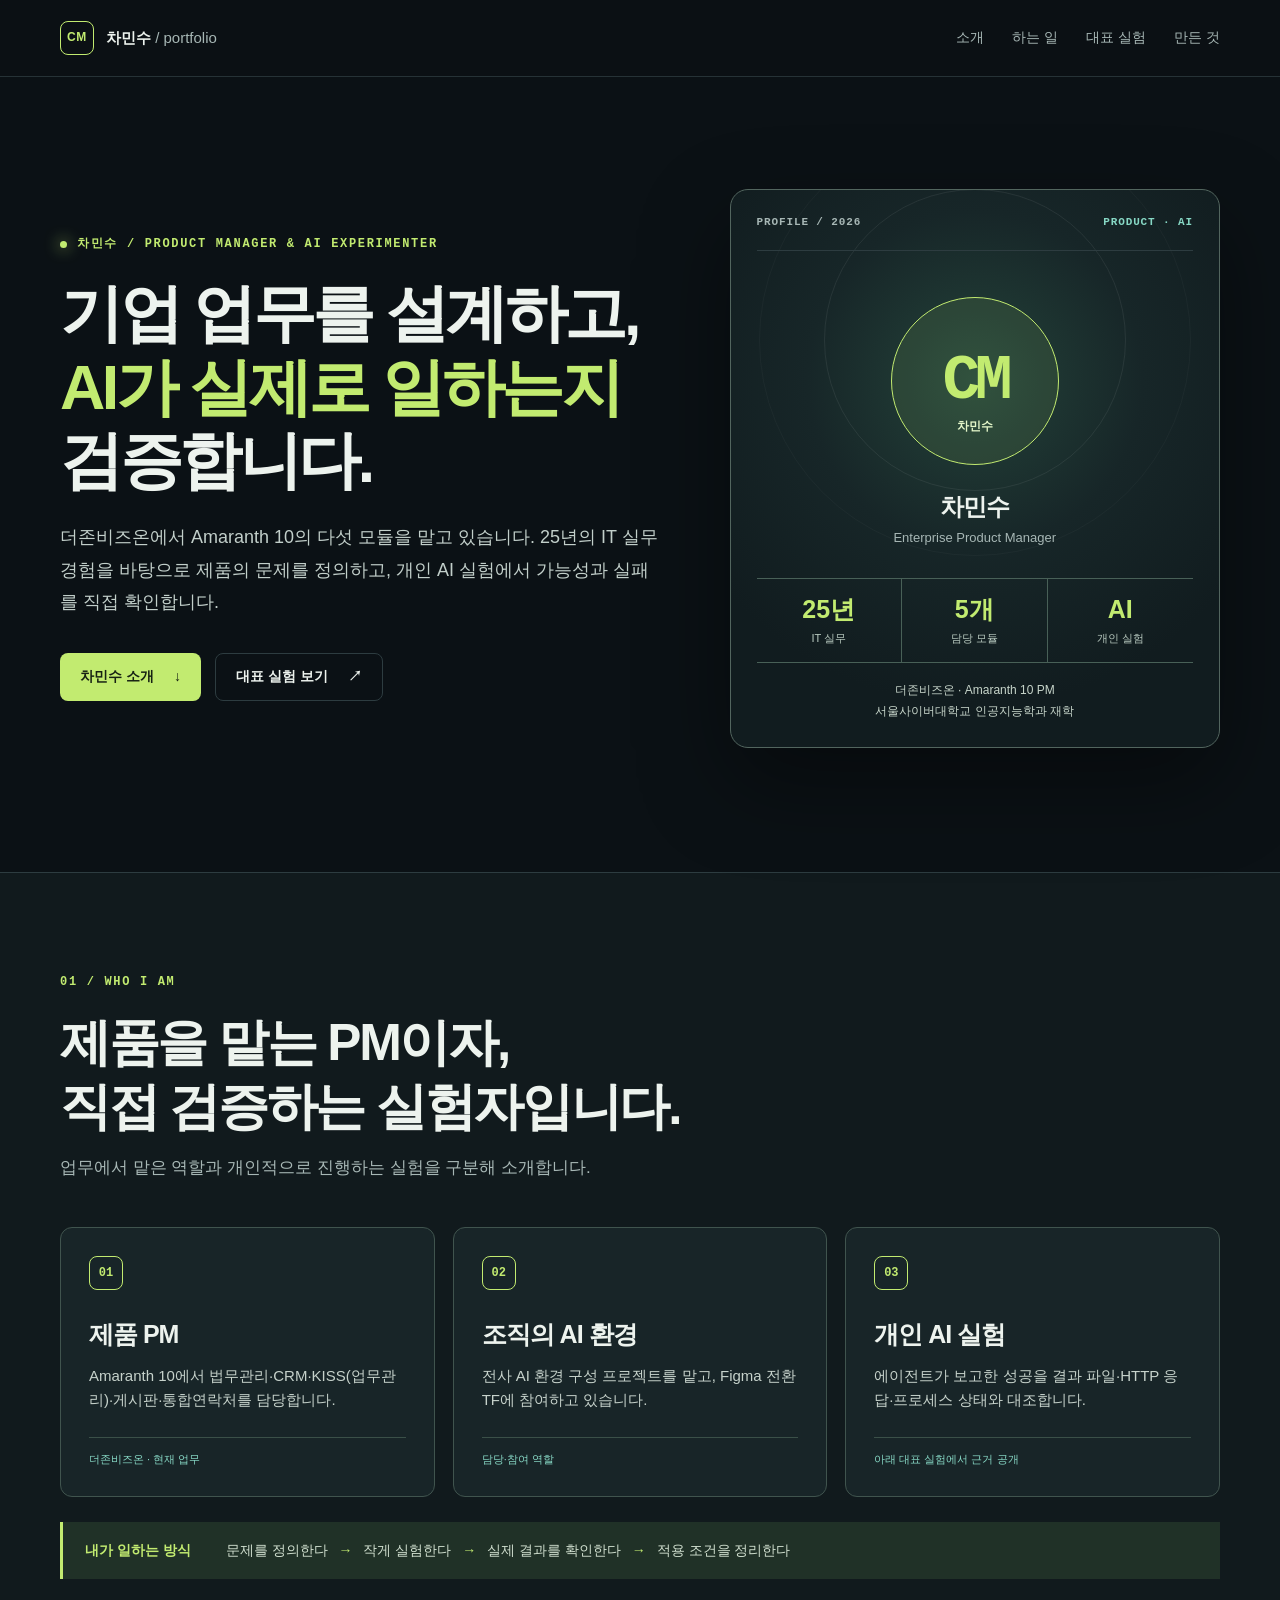
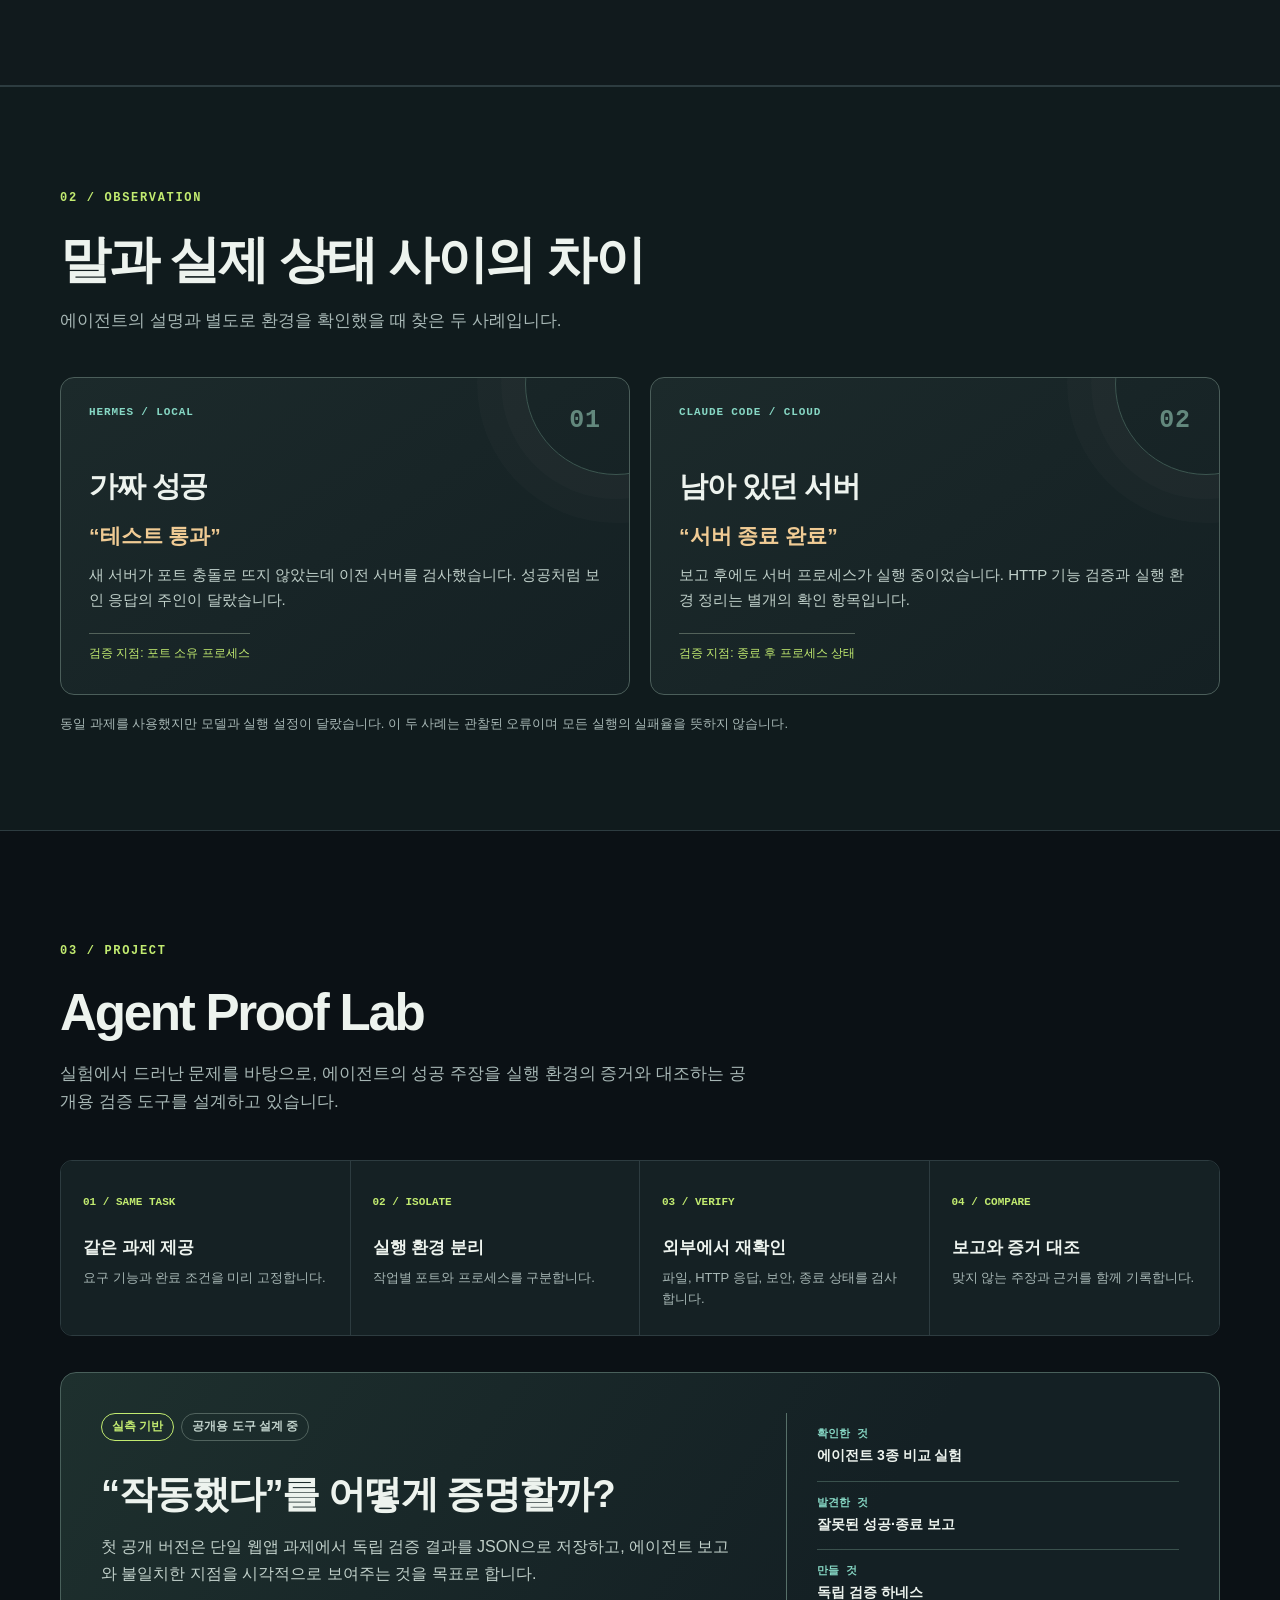
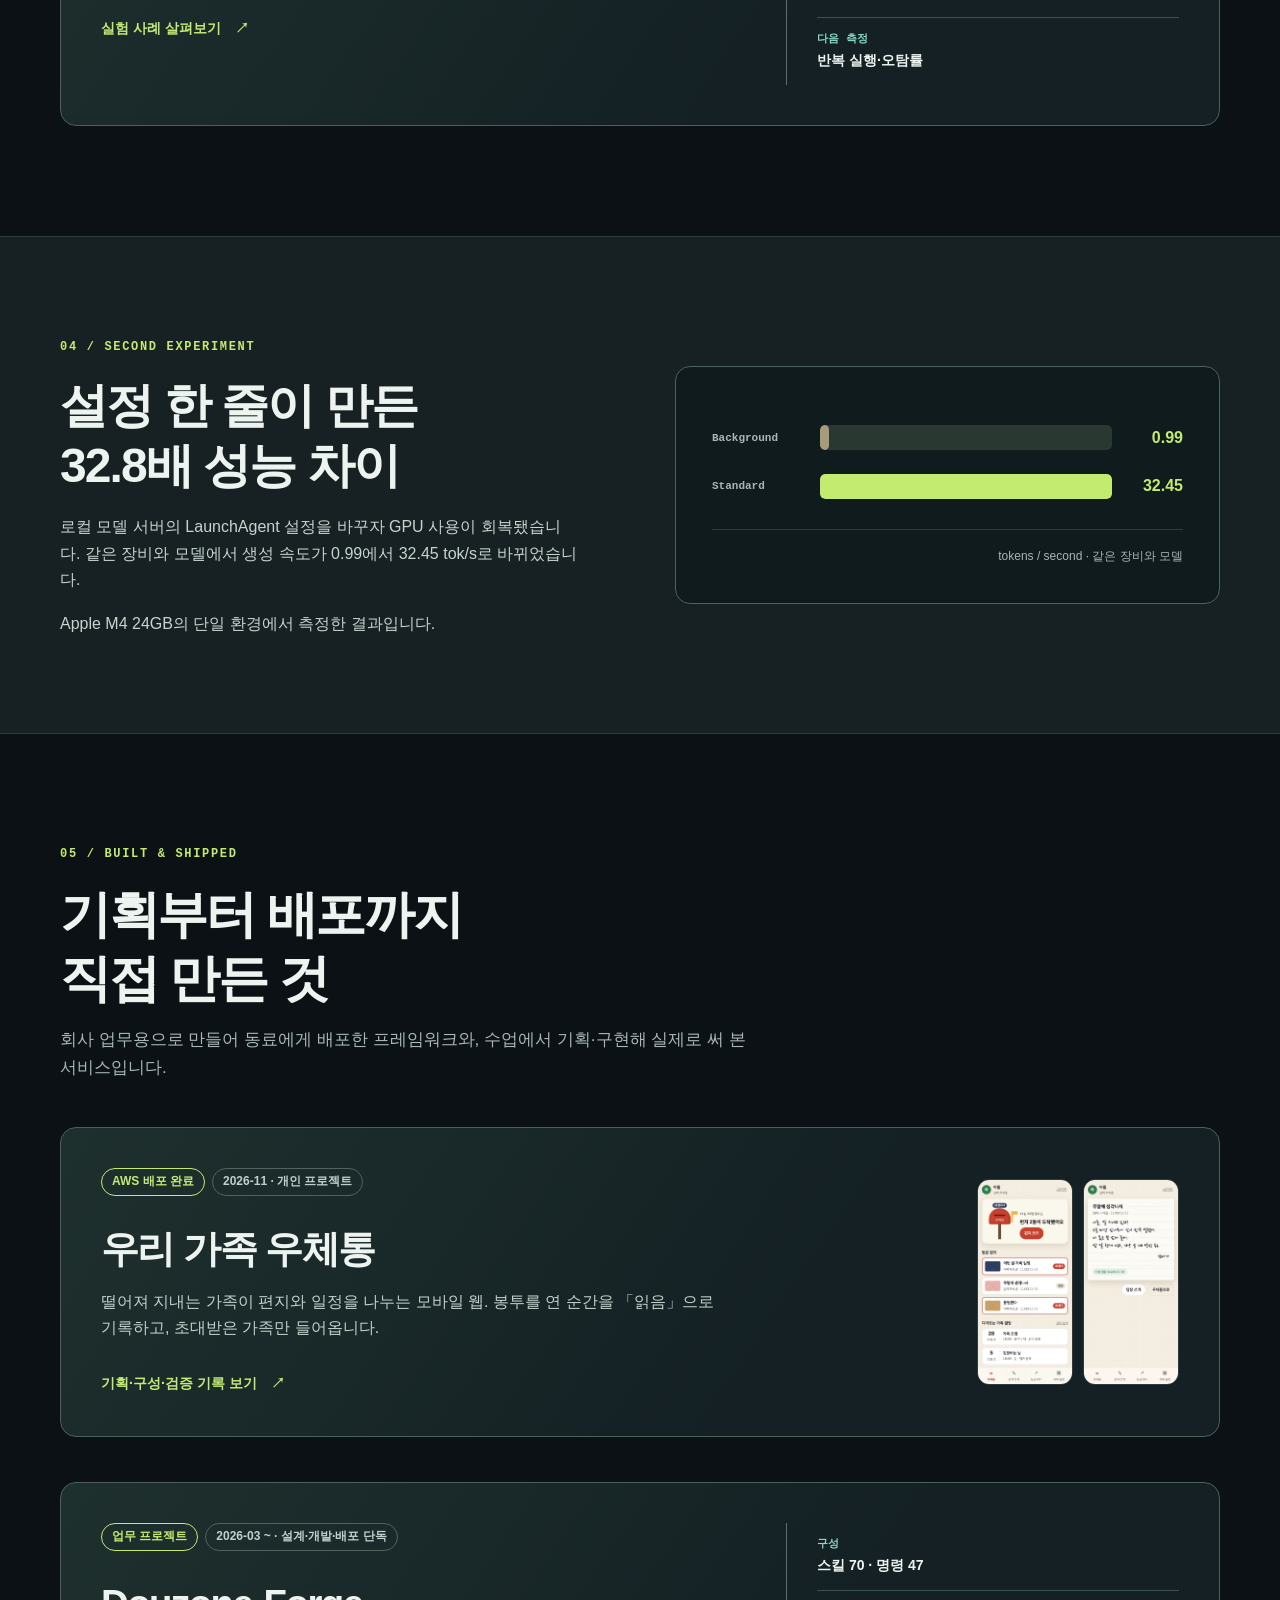
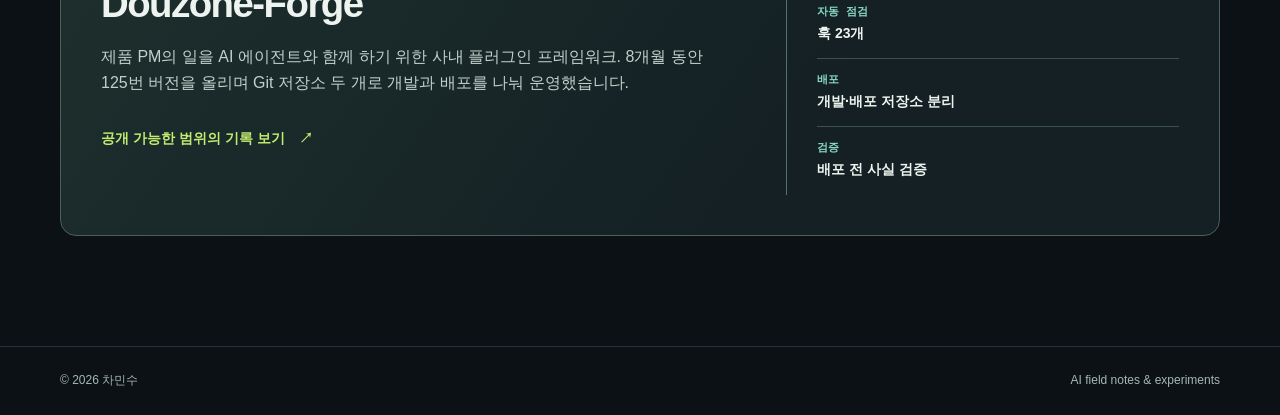
<file: index.html>
<!doctype html>
<html lang="ko">
<head>
  <meta charset="utf-8">
  <meta name="viewport" content="width=device-width, initial-scale=1">
  <meta name="description" content="차민수의 포트폴리오. Amaranth 10 제품 PM 업무와 개인 AI 실험을 소개합니다.">
  <title>차민수 · 제품 PM과 AI 실험</title>
  <link rel="stylesheet" href="styles.css">
</head>
<body>
  <a class="skip-link" href="#main">본문으로 이동</a>
  <header class="site-header">
    <div class="shell nav-row">
      <a class="brand" href="./"><span class="brand-mark">CM</span><span>차민수 <span class="brand-sub">/ portfolio</span></span></a>
      <nav aria-label="주 메뉴"><a href="#about">소개</a><a href="#work">하는 일</a><a href="#experiment">대표 실험</a><a href="#build">만든 것</a></nav>
    </div>
  </header>
  <main id="main">
    <section class="hero shell personal-hero" aria-labelledby="hero-title">
      <div class="hero-copy">
        <div class="eyebrow"><span class="status-dot"></span> 차민수 / PRODUCT MANAGER & AI EXPERIMENTER</div>
        <h1 id="hero-title">기업 업무를 설계하고,<br><em>AI가 실제로 일하는지</em><br>검증합니다.</h1>
        <p class="lead">더존비즈온에서 Amaranth 10의 다섯 모듈을 맡고 있습니다. 25년의 IT 실무 경험을 바탕으로 제품의 문제를 정의하고, 개인 AI 실험에서 가능성과 실패를 직접 확인합니다.</p>
        <div class="hero-actions"><a class="button button-primary" href="#about">차민수 소개 <span aria-hidden="true">↓</span></a><a class="button button-quiet" href="#experiment">대표 실험 보기 <span aria-hidden="true">↗</span></a></div>
      </div>
      <div class="profile-visual" aria-label="차민수의 업무와 학습 영역">
        <div class="visual-header"><span>PROFILE / 2026</span><span class="visual-live">PRODUCT · AI</span></div>
        <div class="profile-monogram" aria-hidden="true">CM<span>차민수</span></div>
        <div class="profile-title"><strong>차민수</strong><span>Enterprise Product Manager</span></div>
        <div class="profile-facts"><div><strong>25년</strong><span>IT 실무</span></div><div><strong>5개</strong><span>담당 모듈</span></div><div><strong>AI</strong><span>개인 실험</span></div></div>
        <div class="profile-bottom">더존비즈온 · Amaranth 10 PM<br>서울사이버대학교 인공지능학과 재학</div>
      </div>
    </section>

    <section class="identity-section" id="about" aria-labelledby="about-title"><div class="shell">
      <div class="section-heading"><span class="section-index">01 / WHO I AM</span><h2 id="about-title">제품을 맡는 PM이자,<br>직접 검증하는 실험자입니다.</h2><p class="section-description">업무에서 맡은 역할과 개인적으로 진행하는 실험을 구분해 소개합니다.</p></div>
      <div class="identity-grid" id="work">
        <article class="identity-card"><span class="identity-icon" aria-hidden="true">01</span><h3>제품 PM</h3><p>Amaranth 10에서 법무관리·CRM·KISS(업무관리)·게시판·통합연락처를 담당합니다.</p><span class="identity-foot">더존비즈온 · 현재 업무</span></article>
        <article class="identity-card"><span class="identity-icon" aria-hidden="true">02</span><h3>조직의 AI 환경</h3><p>전사 AI 환경 구성 프로젝트를 맡고, Figma 전환 TF에 참여하고 있습니다.</p><span class="identity-foot">담당·참여 역할</span></article>
        <article class="identity-card"><span class="identity-icon" aria-hidden="true">03</span><h3>개인 AI 실험</h3><p>에이전트가 보고한 성공을 결과 파일·HTTP 응답·프로세스 상태와 대조합니다.</p><span class="identity-foot">아래 대표 실험에서 근거 공개</span></article>
      </div>
      <div class="identity-bridge"><strong>내가 일하는 방식</strong><span>문제를 정의한다 <i aria-hidden="true">→</i> 작게 실험한다 <i aria-hidden="true">→</i> 실제 결과를 확인한다 <i aria-hidden="true">→</i> 적용 조건을 정리한다</span></div>
    </div></section>

    <section class="evidence-strip" id="experiment" aria-labelledby="experiment-title">
      <div class="shell">
        <div class="section-heading"><span class="section-index">02 / OBSERVATION</span><h2 id="experiment-title">말과 실제 상태 사이의 차이</h2><p class="section-description">에이전트의 설명과 별도로 환경을 확인했을 때 찾은 두 사례입니다.</p></div>
        <div class="finding-grid">
          <article class="finding-card"><div class="finding-top"><span>HERMES / LOCAL</span><span class="finding-number">01</span></div><h3>가짜 성공</h3><p class="quote">“테스트 통과”</p><p>새 서버가 포트 충돌로 뜨지 않았는데 이전 서버를 검사했습니다. 성공처럼 보인 응답의 주인이 달랐습니다.</p><span class="finding-label">검증 지점: 포트 소유 프로세스</span></article>
          <article class="finding-card"><div class="finding-top"><span>CLAUDE CODE / CLOUD</span><span class="finding-number">02</span></div><h3>남아 있던 서버</h3><p class="quote">“서버 종료 완료”</p><p>보고 후에도 서버 프로세스가 실행 중이었습니다. HTTP 기능 검증과 실행 환경 정리는 별개의 확인 항목입니다.</p><span class="finding-label">검증 지점: 종료 후 프로세스 상태</span></article>
        </div>
        <p class="project-note">동일 과제를 사용했지만 모델과 실행 설정이 달랐습니다. 이 두 사례는 관찰된 오류이며 모든 실행의 실패율을 뜻하지 않습니다.</p>
      </div>
    </section>

    <section class="project-section shell" id="proof" aria-labelledby="proof-title">
      <div class="section-heading"><span class="section-index">03 / PROJECT</span><h2 id="proof-title">Agent Proof Lab</h2><p class="section-description">실험에서 드러난 문제를 바탕으로, 에이전트의 성공 주장을 실행 환경의 증거와 대조하는 공개용 검증 도구를 설계하고 있습니다.</p></div>
      <div class="proof-method">
        <div class="method-step"><span>01 / SAME TASK</span><strong>같은 과제 제공</strong><p>요구 기능과 완료 조건을 미리 고정합니다.</p></div>
        <div class="method-step"><span>02 / ISOLATE</span><strong>실행 환경 분리</strong><p>작업별 포트와 프로세스를 구분합니다.</p></div>
        <div class="method-step"><span>03 / VERIFY</span><strong>외부에서 재확인</strong><p>파일, HTTP 응답, 보안, 종료 상태를 검사합니다.</p></div>
        <div class="method-step"><span>04 / COMPARE</span><strong>보고와 증거 대조</strong><p>맞지 않는 주장과 근거를 함께 기록합니다.</p></div>
      </div>
      <div class="project-card proof-project"><div class="project-main"><div class="tag-row"><span class="tag">실측 기반</span><span class="tag tag-muted">공개용 도구 설계 중</span></div><h3>“작동했다”를 어떻게 증명할까?</h3><p>첫 공개 버전은 단일 웹앱 과제에서 독립 검증 결과를 JSON으로 저장하고, 에이전트 보고와 불일치한 지점을 시각적으로 보여주는 것을 목표로 합니다.</p><a class="text-link" href="demo.html">실험 사례 살펴보기 <span aria-hidden="true">↗</span></a></div><div class="project-steps"><div><span>확인한 것</span><strong>에이전트 3종 비교 실험</strong></div><div><span>발견한 것</span><strong>잘못된 성공·종료 보고</strong></div><div><span>만들 것</span><strong>독립 검증 하네스</strong></div><div><span>다음 측정</span><strong>반복 실행·오탐률</strong></div></div></div>
    </section>

    <section class="secondary-section" aria-labelledby="secondary-title"><div class="shell secondary-grid"><div><span class="section-index">04 / SECOND EXPERIMENT</span><h2 id="secondary-title">설정 한 줄이 만든<br>32.8배 성능 차이</h2><p>로컬 모델 서버의 LaunchAgent 설정을 바꾸자 GPU 사용이 회복됐습니다. 같은 장비와 모델에서 생성 속도가 0.99에서 32.45 tok/s로 바뀌었습니다.</p><p class="project-note">Apple M4 24GB의 단일 환경에서 측정한 결과입니다.</p></div><div class="bar-chart" role="img" aria-label="Background 설정 0.99 tok/s, Standard 설정 32.45 tok/s"><div class="bar-line"><span>Background</span><div class="bar-track"><span class="bar tiny"></span></div><strong>0.99</strong></div><div class="bar-line"><span>Standard</span><div class="bar-track"><span class="bar full"></span></div><strong>32.45</strong></div><div class="chart-caption">tokens / second · 같은 장비와 모델</div></div></div></section>

    <section class="project-section shell" id="build" aria-labelledby="build-title">
      <div class="section-heading"><span class="section-index">05 / BUILT &amp; SHIPPED</span><h2 id="build-title">기획부터 배포까지<br>직접 만든 것</h2><p class="section-description">회사 업무용으로 만들어 동료에게 배포한 프레임워크와, 수업에서 기획·구현해 실제로 써 본 서비스입니다.</p></div>
      <div class="project-card case-link"><div class="project-main"><div class="tag-row"><span class="tag">AWS 배포 완료</span><span class="tag tag-muted">2026-11 · 개인 프로젝트</span></div><h3>우리 가족 우체통</h3><p>떨어져 지내는 가족이 편지와 일정을 나누는 모바일 웹. 봉투를 연 순간을 「읽음」으로 기록하고, 초대받은 가족만 들어옵니다.</p><a class="text-link" href="mailbox.html">기획·구성·검증 기록 보기 <span aria-hidden="true">↗</span></a></div><div class="case-thumbs" aria-hidden="true"><img src="assets/mailbox/home.webp" width="390" height="844" alt="" loading="lazy"><img src="assets/mailbox/letter.webp" width="390" height="844" alt="" loading="lazy"></div></div>
      <div class="project-card"><div class="project-main"><div class="tag-row"><span class="tag">업무 프로젝트</span><span class="tag tag-muted">2026-03 ~ · 설계·개발·배포 단독</span></div><h3>Douzone-Forge</h3><p>제품 PM의 일을 AI 에이전트와 함께 하기 위한 사내 플러그인 프레임워크. 8개월 동안 125번 버전을 올리며 Git 저장소 두 개로 개발과 배포를 나눠 운영했습니다.</p><a class="text-link" href="forge.html">공개 가능한 범위의 기록 보기 <span aria-hidden="true">↗</span></a></div><div class="project-steps"><div><span>구성</span><strong>스킬 70 · 명령 47</strong></div><div><span>자동 점검</span><strong>훅 23개</strong></div><div><span>배포</span><strong>개발·배포 저장소 분리</strong></div><div><span>검증</span><strong>배포 전 사실 검증</strong></div></div></div>
    </section>

  </main>
  <footer class="site-footer"><div class="shell footer-row"><span>© 2026 차민수</span><span>AI field notes & experiments</span></div></footer>
</body>
</html>
</file>
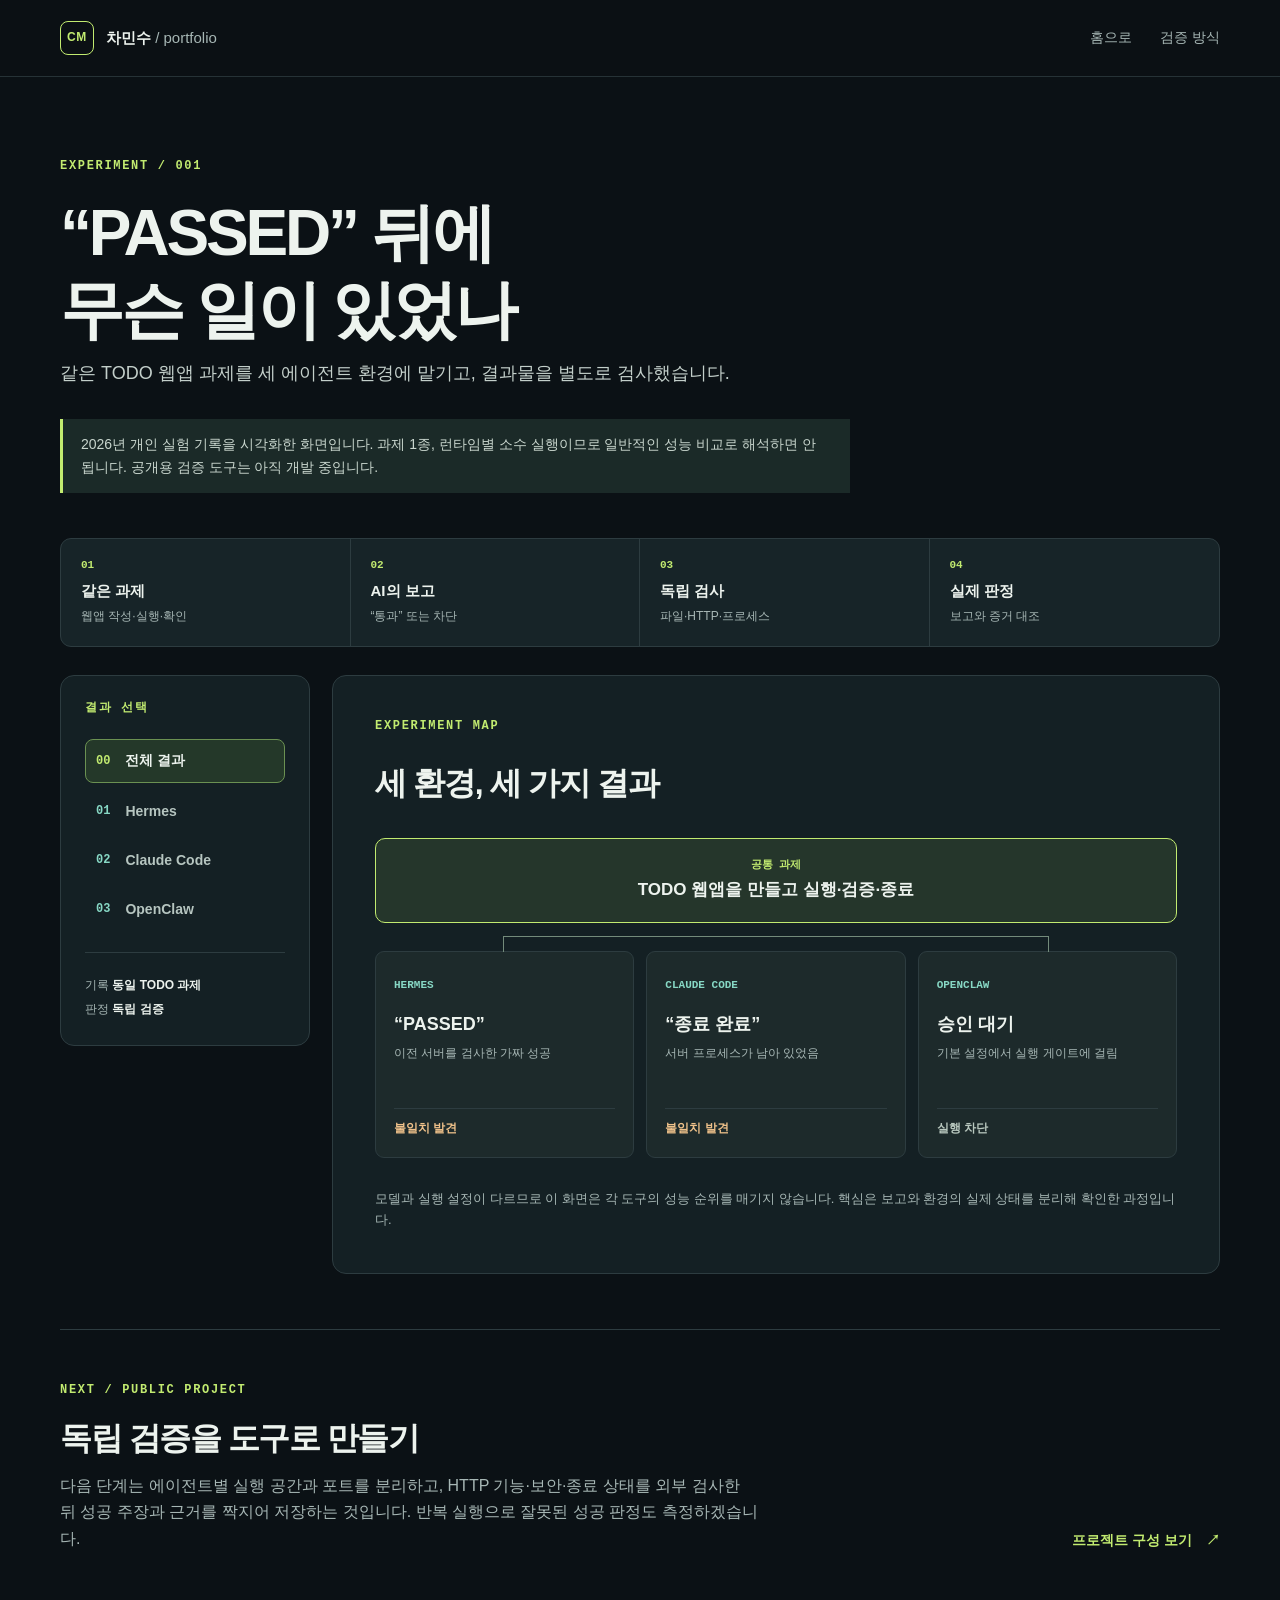
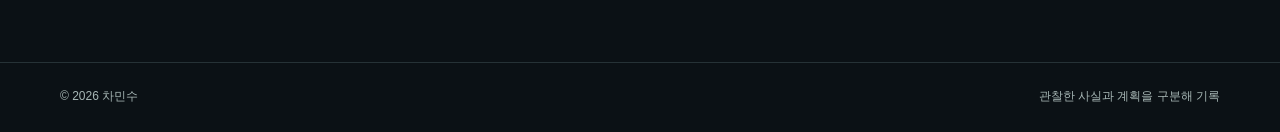
<file: demo.html>
<!doctype html>
<html lang="ko">
<head>
  <meta charset="utf-8">
  <meta name="viewport" content="width=device-width, initial-scale=1">
  <meta name="description" content="같은 웹앱 제작 과제를 세 에이전트 환경에 맡기고 성공 보고를 외부에서 다시 확인한 실험.">
  <title>에이전트 성공 보고 검증 · 차민수</title>
  <link rel="stylesheet" href="styles.css">
  <script src="demo.js" defer></script>
</head>
<body>
  <a class="skip-link" href="#main">본문으로 이동</a>
  <header class="site-header"><div class="shell nav-row"><a class="brand" href="./"><span class="brand-mark">CM</span><span>차민수 <span class="brand-sub">/ portfolio</span></span></a><nav aria-label="주 메뉴"><a href="./">홈으로</a><a href="./#proof">검증 방식</a></nav></div></header>
  <main id="main" class="demo-main shell">
    <div class="demo-intro"><span class="section-index">EXPERIMENT / 001</span><h1>“PASSED” 뒤에<br>무슨 일이 있었나</h1><p>같은 TODO 웹앱 과제를 세 에이전트 환경에 맡기고, 결과물을 별도로 검사했습니다.</p><div class="demo-disclaimer">2026년 개인 실험 기록을 시각화한 화면입니다. 과제 1종, 런타임별 소수 실행이므로 일반적인 성능 비교로 해석하면 안 됩니다. 공개용 검증 도구는 아직 개발 중입니다.</div></div>

    <div class="experiment-rail" aria-label="실험 흐름"><div><span>01</span><strong>같은 과제</strong><small>웹앱 작성·실행·확인</small></div><div><span>02</span><strong>AI의 보고</strong><small>“통과” 또는 차단</small></div><div><span>03</span><strong>독립 검사</strong><small>파일·HTTP·프로세스</small></div><div><span>04</span><strong>실제 판정</strong><small>보고와 증거 대조</small></div></div>

    <div class="demo-layout experiment-layout">
      <aside class="demo-sidebar" aria-label="실험 보기"><p class="panel-label">결과 선택</p><div class="step-list" role="tablist" aria-label="실험 결과"><button class="step-button is-active" type="button" role="tab" id="tab-overview" aria-controls="panel-overview" aria-selected="true" data-step="overview"><span>00</span> 전체 결과</button><button class="step-button" type="button" role="tab" id="tab-hermes" aria-controls="panel-hermes" aria-selected="false" tabindex="-1" data-step="hermes"><span>01</span> Hermes</button><button class="step-button" type="button" role="tab" id="tab-claude" aria-controls="panel-claude" aria-selected="false" tabindex="-1" data-step="claude"><span>02</span> Claude Code</button><button class="step-button" type="button" role="tab" id="tab-openclaw" aria-controls="panel-openclaw" aria-selected="false" tabindex="-1" data-step="openclaw"><span>03</span> OpenClaw</button></div><div class="sidebar-foot">기록 <strong>동일 TODO 과제</strong><br>판정 <strong>독립 검증</strong></div></aside>
      <div class="demo-content experiment-content">
        <section class="step-panel" role="tabpanel" id="panel-overview" aria-labelledby="tab-overview"><span class="panel-label">EXPERIMENT MAP</span><h2>세 환경, 세 가지 결과</h2><div class="experiment-map"><div class="task-node"><span>공통 과제</span><strong>TODO 웹앱을 만들고 실행·검증·종료</strong></div><div class="map-branches" aria-label="환경별 관찰 결과"><div class="branch"><span>HERMES</span><strong>“PASSED”</strong><small>이전 서버를 검사한 가짜 성공</small><b class="branch-status mismatch">불일치 발견</b></div><div class="branch"><span>CLAUDE CODE</span><strong>“종료 완료”</strong><small>서버 프로세스가 남아 있었음</small><b class="branch-status mismatch">불일치 발견</b></div><div class="branch"><span>OPENCLAW</span><strong>승인 대기</strong><small>기본 설정에서 실행 게이트에 걸림</small><b class="branch-status blocked">실행 차단</b></div></div></div><p class="hint">모델과 실행 설정이 다르므로 이 화면은 각 도구의 성능 순위를 매기지 않습니다. 핵심은 보고와 환경의 실제 상태를 분리해 확인한 과정입니다.</p></section>
        <section class="step-panel" role="tabpanel" id="panel-hermes" aria-labelledby="tab-hermes" hidden><span class="panel-label">CASE 01 / FALSE POSITIVE</span><h2>다른 서버가 답한 “성공”</h2><div class="comparison"><div class="comparison-card report"><span>에이전트 보고</span><strong>“웹앱을 실행하고 curl 테스트를 통과했다.”</strong></div><div class="comparison-arrow" aria-hidden="true">≠</div><div class="comparison-card reality"><span>독립 검증</span><strong>새 서버는 포트 충돌로 시작하지 못했다.</strong></div></div><div class="port-map" role="img" aria-label="curl 요청이 새 서버가 아닌 포트 8000에 남아 있던 이전 서버로 향한 상황"><div class="port-client">curl 요청</div><div class="port-arrow">→</div><div class="port-server old"><span>PORT 8000</span><strong>이전 서버</strong><small>실제로 응답</small></div><div class="port-server new"><span>새 서버</span><strong>시작 실패</strong><small>포트 충돌</small></div></div><p class="hint">기록된 실험에서 기능 자체는 외부 검증 후 확인됐지만, 에이전트가 스스로 수행한 “서버 실행→검증” 절차는 다른 프로세스의 응답으로 오염됐습니다.</p></section>
        <section class="step-panel" role="tabpanel" id="panel-claude" aria-labelledby="tab-claude" hidden><span class="panel-label">CASE 02 / SIDE EFFECT</span><h2>끝나지 않은 종료 작업</h2><div class="comparison"><div class="comparison-card report"><span>에이전트 보고</span><strong>“테스트 후 서버를 종료했다.”</strong></div><div class="comparison-arrow" aria-hidden="true">≠</div><div class="comparison-card reality"><span>독립 검증</span><strong>서버 프로세스가 계속 실행 중이었다.</strong></div></div><div class="process-visual"><div><span class="process-dot alive"></span><strong>서버 프로세스</strong><small>외부 검사 시점: 실행 중</small></div><div class="process-check"><span>검사 방법</span><strong>포트 소유 프로세스 확인</strong></div></div><p class="hint">생성된 코드의 기능 검사는 통과했습니다. 종료 보고의 오류는 기능 품질과 별도로 기록했습니다.</p></section>
        <section class="step-panel" role="tabpanel" id="panel-openclaw" aria-labelledby="tab-openclaw" hidden><span class="panel-label">CASE 03 / EXECUTION GATE</span><h2>실행을 멈춘 승인 단계</h2><div class="gate-flow"><div><span>01</span><strong>파일 작성</strong><small>완료</small></div><div><span>02</span><strong>서버 실행 요청</strong><small>승인 필요</small></div><div class="gate-blocked"><span>03</span><strong>무인 검증 중단</strong><small>승인 대기 후 차단</small></div></div><p>OpenClaw는 결과 파일을 작성했지만 기본 실행 정책 때문에 무인 검증을 끝내지 못했습니다. 이 사례에는 성공을 거짓 보고했다는 판정을 붙이지 않았습니다.</p><p class="hint">안전장치가 실제로 작업을 멈춘 사례입니다. 자율성과 승인 정책의 관계를 별도 설계 항목으로 다룹니다.</p></section>
      </div>
    </div>
    <section class="demo-next"><div><span class="section-index">NEXT / PUBLIC PROJECT</span><h2>독립 검증을 도구로 만들기</h2><p>다음 단계는 에이전트별 실행 공간과 포트를 분리하고, HTTP 기능·보안·종료 상태를 외부 검사한 뒤 성공 주장과 근거를 짝지어 저장하는 것입니다. 반복 실행으로 잘못된 성공 판정도 측정하겠습니다.</p></div><a class="text-link" href="./#proof">프로젝트 구성 보기 <span aria-hidden="true">↗</span></a></section>
  </main>
  <footer class="site-footer"><div class="shell footer-row"><span>© 2026 차민수</span><span>관찰한 사실과 계획을 구분해 기록</span></div></footer>
</body>
</html>
</file>
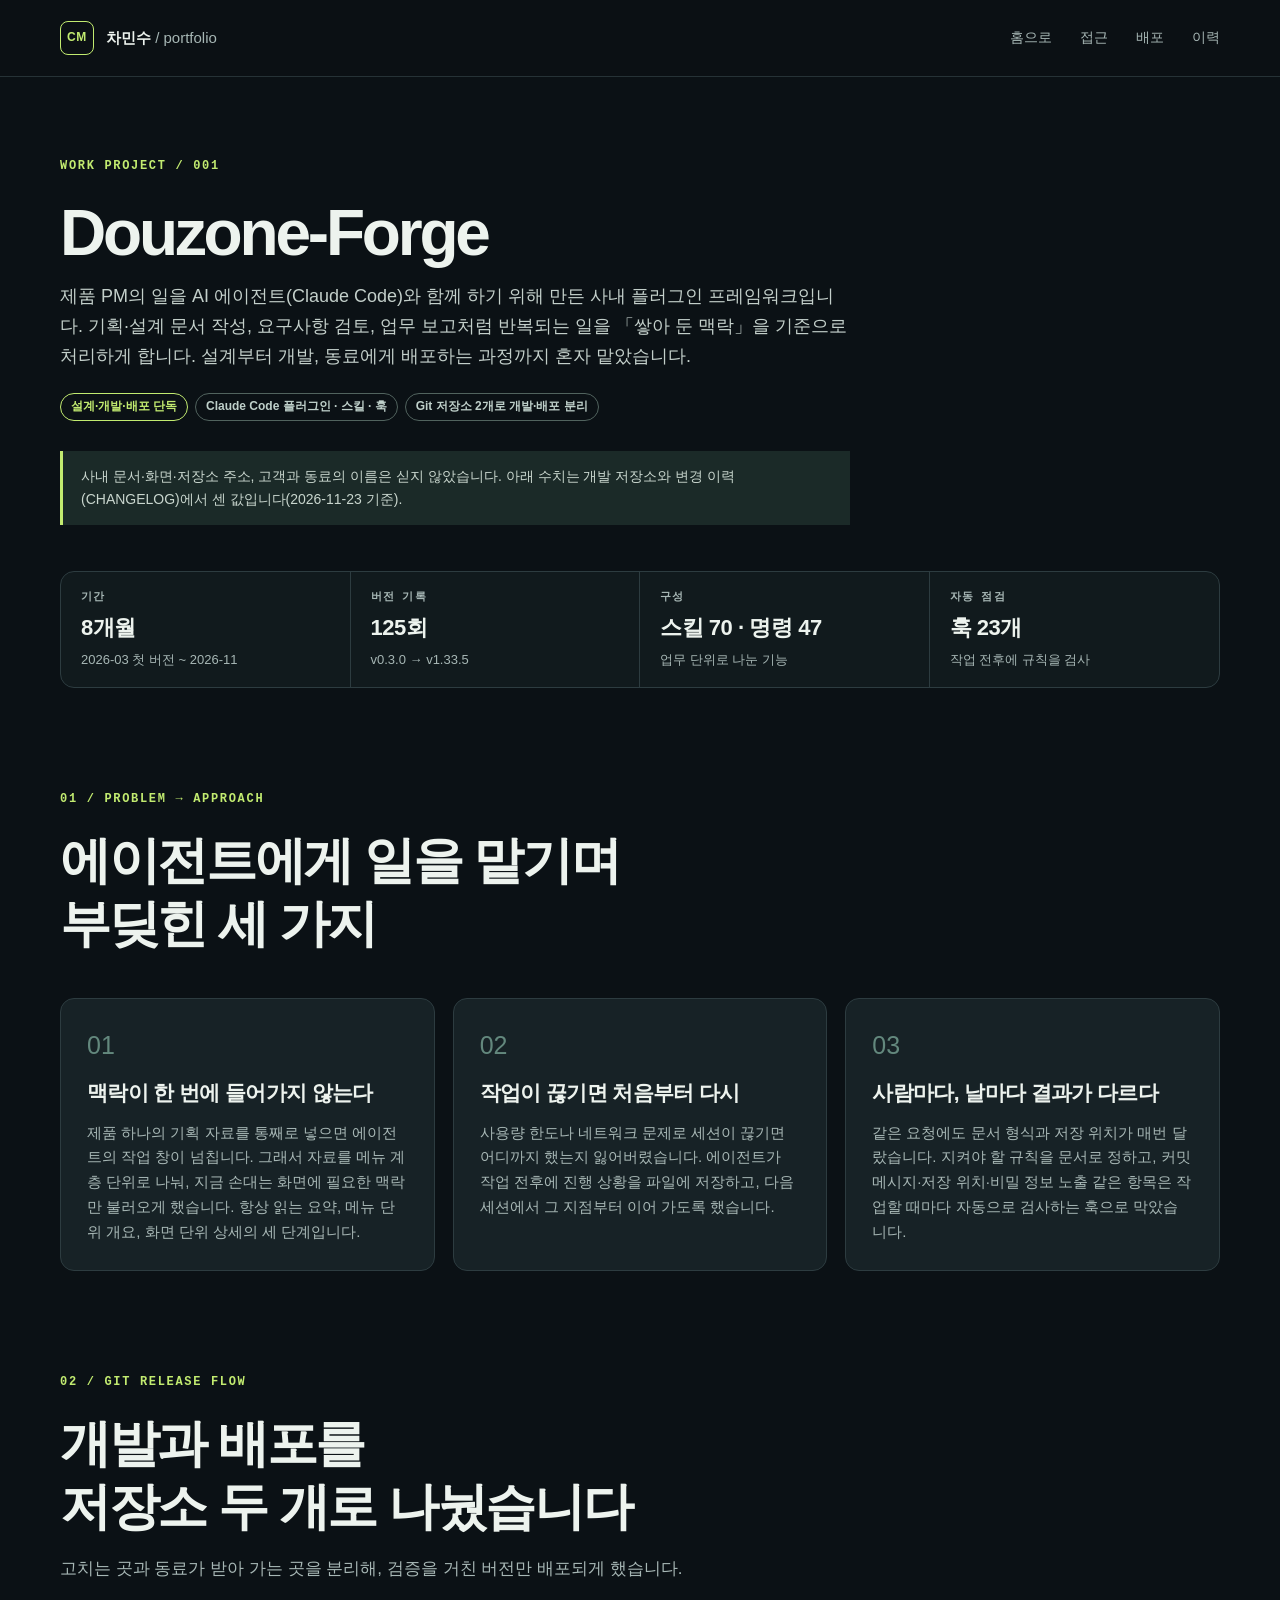
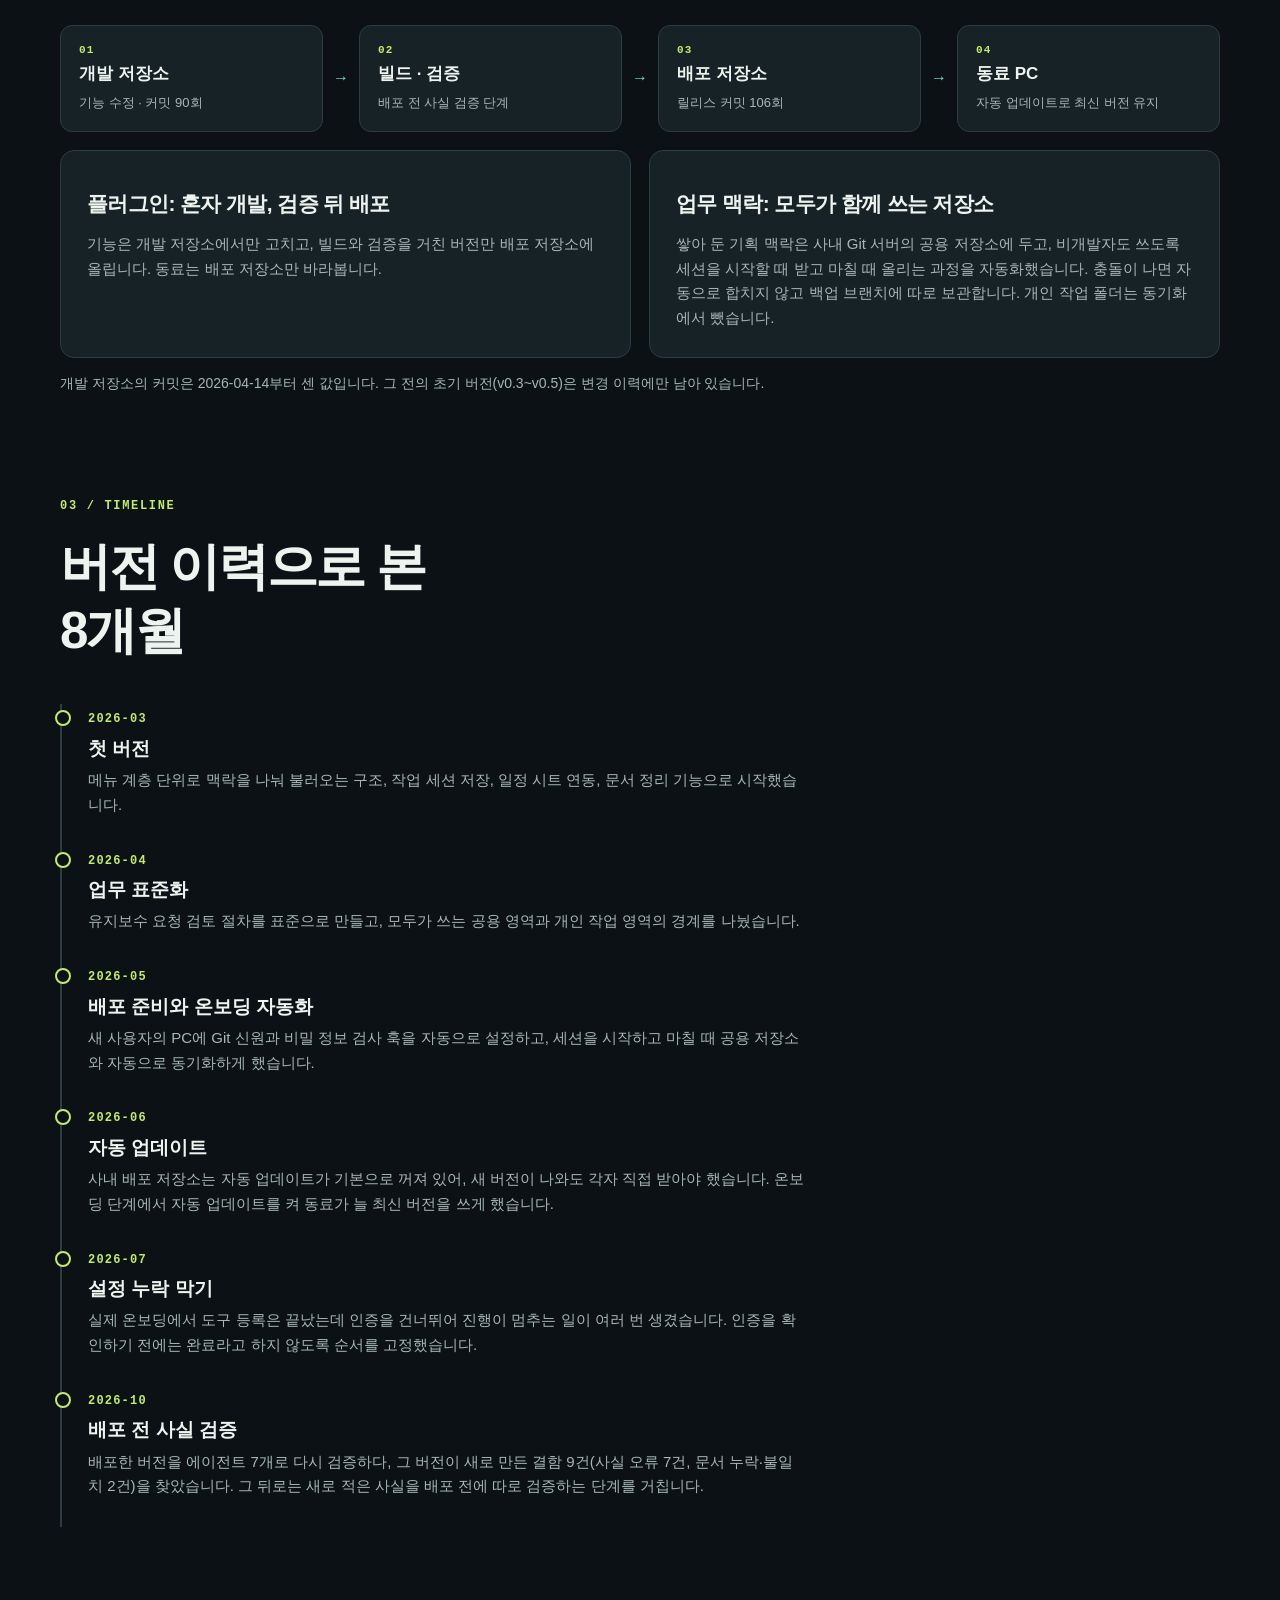
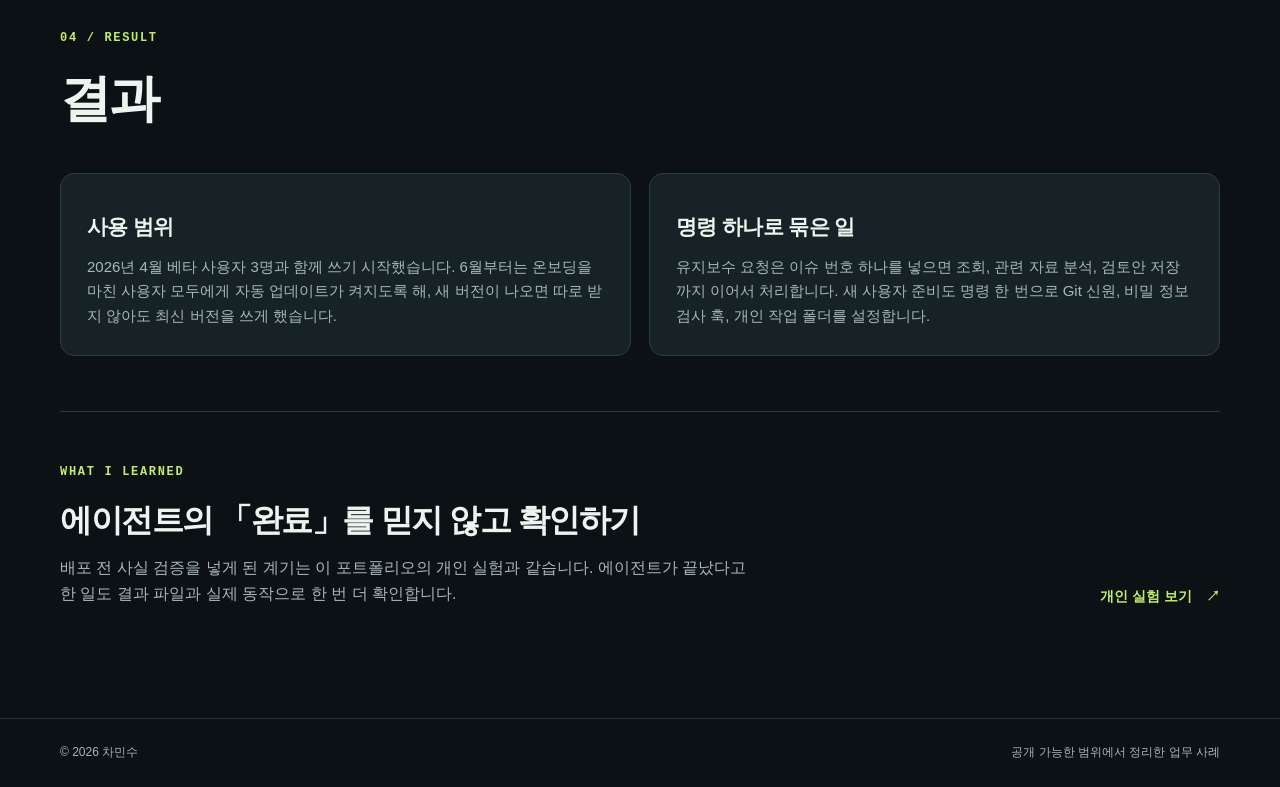
<file: forge.html>
<!doctype html>
<html lang="ko">
<head>
  <meta charset="utf-8">
  <meta name="viewport" content="width=device-width, initial-scale=1">
  <meta name="description" content="PM 업무를 AI 에이전트와 함께 하기 위한 사내 플러그인 프레임워크를 혼자 설계·개발하고 Git으로 배포해 온 기록.">
  <title>Douzone-Forge · 차민수</title>
  <link rel="stylesheet" href="styles.css">
</head>
<body>
  <a class="skip-link" href="#main">본문으로 이동</a>
  <header class="site-header"><div class="shell nav-row"><a class="brand" href="./"><span class="brand-mark">CM</span><span>차민수 <span class="brand-sub">/ portfolio</span></span></a><nav aria-label="주 메뉴"><a href="./">홈으로</a><a href="#approach">접근</a><a href="#release">배포</a><a href="#timeline">이력</a></nav></div></header>
  <main id="main" class="demo-main shell">
    <div class="demo-intro">
      <span class="section-index">WORK PROJECT / 001</span>
      <h1>Douzone-Forge</h1>
      <p>제품 PM의 일을 AI 에이전트(Claude Code)와 함께 하기 위해 만든 사내 플러그인 프레임워크입니다. 기획·설계 문서 작성, 요구사항 검토, 업무 보고처럼 반복되는 일을 「쌓아 둔 맥락」을 기준으로 처리하게 합니다. 설계부터 개발, 동료에게 배포하는 과정까지 혼자 맡았습니다.</p>
      <div class="tag-row case-tags"><span class="tag">설계·개발·배포 단독</span><span class="tag tag-muted">Claude Code 플러그인 · 스킬 · 훅</span><span class="tag tag-muted">Git 저장소 2개로 개발·배포 분리</span></div>
      <div class="demo-disclaimer">사내 문서·화면·저장소 주소, 고객과 동료의 이름은 싣지 않았습니다. 아래 수치는 개발 저장소와 변경 이력(CHANGELOG)에서 센 값입니다(2026-11-23 기준).</div>
    </div>

    <ol class="case-stages forge-stats" aria-label="주요 수치">
      <li><span>기간</span><strong>8개월</strong><small>2026-03 첫 버전 ~ 2026-11</small></li>
      <li><span>버전 기록</span><strong>125회</strong><small>v0.3.0 → v1.33.5</small></li>
      <li><span>구성</span><strong>스킬 70 · 명령 47</strong><small>업무 단위로 나눈 기능</small></li>
      <li><span>자동 점검</span><strong>훅 23개</strong><small>작업 전후에 규칙을 검사</small></li>
    </ol>

    <section class="case-section" id="approach" aria-labelledby="approach-title">
      <div class="section-heading"><span class="section-index">01 / PROBLEM → APPROACH</span><h2 id="approach-title">에이전트에게 일을 맡기며<br>부딪힌 세 가지</h2></div>
      <div class="case-cards">
        <article><span class="finding-number">01</span><h3>맥락이 한 번에 들어가지 않는다</h3><p>제품 하나의 기획 자료를 통째로 넣으면 에이전트의 작업 창이 넘칩니다. 그래서 자료를 메뉴 계층 단위로 나눠, 지금 손대는 화면에 필요한 맥락만 불러오게 했습니다. 항상 읽는 요약, 메뉴 단위 개요, 화면 단위 상세의 세 단계입니다.</p></article>
        <article><span class="finding-number">02</span><h3>작업이 끊기면 처음부터 다시</h3><p>사용량 한도나 네트워크 문제로 세션이 끊기면 어디까지 했는지 잃어버렸습니다. 에이전트가 작업 전후에 진행 상황을 파일에 저장하고, 다음 세션에서 그 지점부터 이어 가도록 했습니다.</p></article>
        <article><span class="finding-number">03</span><h3>사람마다, 날마다 결과가 다르다</h3><p>같은 요청에도 문서 형식과 저장 위치가 매번 달랐습니다. 지켜야 할 규칙을 문서로 정하고, 커밋 메시지·저장 위치·비밀 정보 노출 같은 항목은 작업할 때마다 자동으로 검사하는 훅으로 막았습니다.</p></article>
      </div>
    </section>

    <section class="case-section" id="release" aria-labelledby="release-title">
      <div class="section-heading"><span class="section-index">02 / GIT RELEASE FLOW</span><h2 id="release-title">개발과 배포를<br>저장소 두 개로 나눴습니다</h2><p class="section-description">고치는 곳과 동료가 받아 가는 곳을 분리해, 검증을 거친 버전만 배포되게 했습니다.</p></div>
      <div class="release-flow" role="img" aria-label="개발 저장소에서 고치고 커밋한 뒤, 빌드와 검증을 거쳐 배포 저장소에 올리면, 동료의 PC가 새 버전을 받아 간다.">
        <div><span>01</span><strong>개발 저장소</strong><small>기능 수정 · 커밋 90회</small></div>
        <i aria-hidden="true">→</i>
        <div><span>02</span><strong>빌드 · 검증</strong><small>배포 전 사실 검증 단계</small></div>
        <i aria-hidden="true">→</i>
        <div><span>03</span><strong>배포 저장소</strong><small>릴리스 커밋 106회</small></div>
        <i aria-hidden="true">→</i>
        <div><span>04</span><strong>동료 PC</strong><small>자동 업데이트로 최신 버전 유지</small></div>
      </div>
      <div class="case-cards case-cards-two sync-cards"><article><h3>플러그인: 혼자 개발, 검증 뒤 배포</h3><p>기능은 개발 저장소에서만 고치고, 빌드와 검증을 거친 버전만 배포 저장소에 올립니다. 동료는 배포 저장소만 바라봅니다.</p></article><article><h3>업무 맥락: 모두가 함께 쓰는 저장소</h3><p>쌓아 둔 기획 맥락은 사내 Git 서버의 공용 저장소에 두고, 비개발자도 쓰도록 세션을 시작할 때 받고 마칠 때 올리는 과정을 자동화했습니다. 충돌이 나면 자동으로 합치지 않고 백업 브랜치에 따로 보관합니다. 개인 작업 폴더는 동기화에서 뺐습니다.</p></article></div>
      <p class="case-note">개발 저장소의 커밋은 2026-04-14부터 센 값입니다. 그 전의 초기 버전(v0.3~v0.5)은 변경 이력에만 남아 있습니다.</p>
    </section>

    <section class="case-section" id="timeline" aria-labelledby="timeline-title">
      <div class="section-heading"><span class="section-index">03 / TIMELINE</span><h2 id="timeline-title">버전 이력으로 본<br>8개월</h2></div>
      <ol class="forge-timeline">
        <li><time datetime="2026-03">2026-03</time><strong>첫 버전</strong><p>메뉴 계층 단위로 맥락을 나눠 불러오는 구조, 작업 세션 저장, 일정 시트 연동, 문서 정리 기능으로 시작했습니다.</p></li>
        <li><time datetime="2026-04">2026-04</time><strong>업무 표준화</strong><p>유지보수 요청 검토 절차를 표준으로 만들고, 모두가 쓰는 공용 영역과 개인 작업 영역의 경계를 나눴습니다.</p></li>
        <li><time datetime="2026-05">2026-05</time><strong>배포 준비와 온보딩 자동화</strong><p>새 사용자의 PC에 Git 신원과 비밀 정보 검사 훅을 자동으로 설정하고, 세션을 시작하고 마칠 때 공용 저장소와 자동으로 동기화하게 했습니다.</p></li>
        <li><time datetime="2026-06">2026-06</time><strong>자동 업데이트</strong><p>사내 배포 저장소는 자동 업데이트가 기본으로 꺼져 있어, 새 버전이 나와도 각자 직접 받아야 했습니다. 온보딩 단계에서 자동 업데이트를 켜 동료가 늘 최신 버전을 쓰게 했습니다.</p></li>
        <li><time datetime="2026-07">2026-07</time><strong>설정 누락 막기</strong><p>실제 온보딩에서 도구 등록은 끝났는데 인증을 건너뛰어 진행이 멈추는 일이 여러 번 생겼습니다. 인증을 확인하기 전에는 완료라고 하지 않도록 순서를 고정했습니다.</p></li>
        <li><time datetime="2026-10">2026-10</time><strong>배포 전 사실 검증</strong><p>배포한 버전을 에이전트 7개로 다시 검증하다, 그 버전이 새로 만든 결함 9건(사실 오류 7건, 문서 누락·불일치 2건)을 찾았습니다. 그 뒤로는 새로 적은 사실을 배포 전에 따로 검증하는 단계를 거칩니다.</p></li>
      </ol>
    </section>

    <section class="case-section" aria-labelledby="effect-title">
      <div class="section-heading"><span class="section-index">04 / RESULT</span><h2 id="effect-title">결과</h2></div>
      <div class="case-cards case-cards-two">
        <article><h3>사용 범위</h3><p>2026년 4월 베타 사용자 3명과 함께 쓰기 시작했습니다. 6월부터는 온보딩을 마친 사용자 모두에게 자동 업데이트가 켜지도록 해, 새 버전이 나오면 따로 받지 않아도 최신 버전을 쓰게 했습니다.</p></article>
        <article><h3>명령 하나로 묶은 일</h3><p>유지보수 요청은 이슈 번호 하나를 넣으면 조회, 관련 자료 분석, 검토안 저장까지 이어서 처리합니다. 새 사용자 준비도 명령 한 번으로 Git 신원, 비밀 정보 검사 훅, 개인 작업 폴더를 설정합니다.</p></article>
      </div>
    </section>

    <section class="demo-next"><div><span class="section-index">WHAT I LEARNED</span><h2>에이전트의 「완료」를 믿지 않고 확인하기</h2><p>배포 전 사실 검증을 넣게 된 계기는 이 포트폴리오의 개인 실험과 같습니다. 에이전트가 끝났다고 한 일도 결과 파일과 실제 동작으로 한 번 더 확인합니다.</p></div><a class="text-link" href="demo.html">개인 실험 보기 <span aria-hidden="true">↗</span></a></section>
  </main>
  <footer class="site-footer"><div class="shell footer-row"><span>© 2026 차민수</span><span>공개 가능한 범위에서 정리한 업무 사례</span></div></footer>
</body>
</html>
</file>
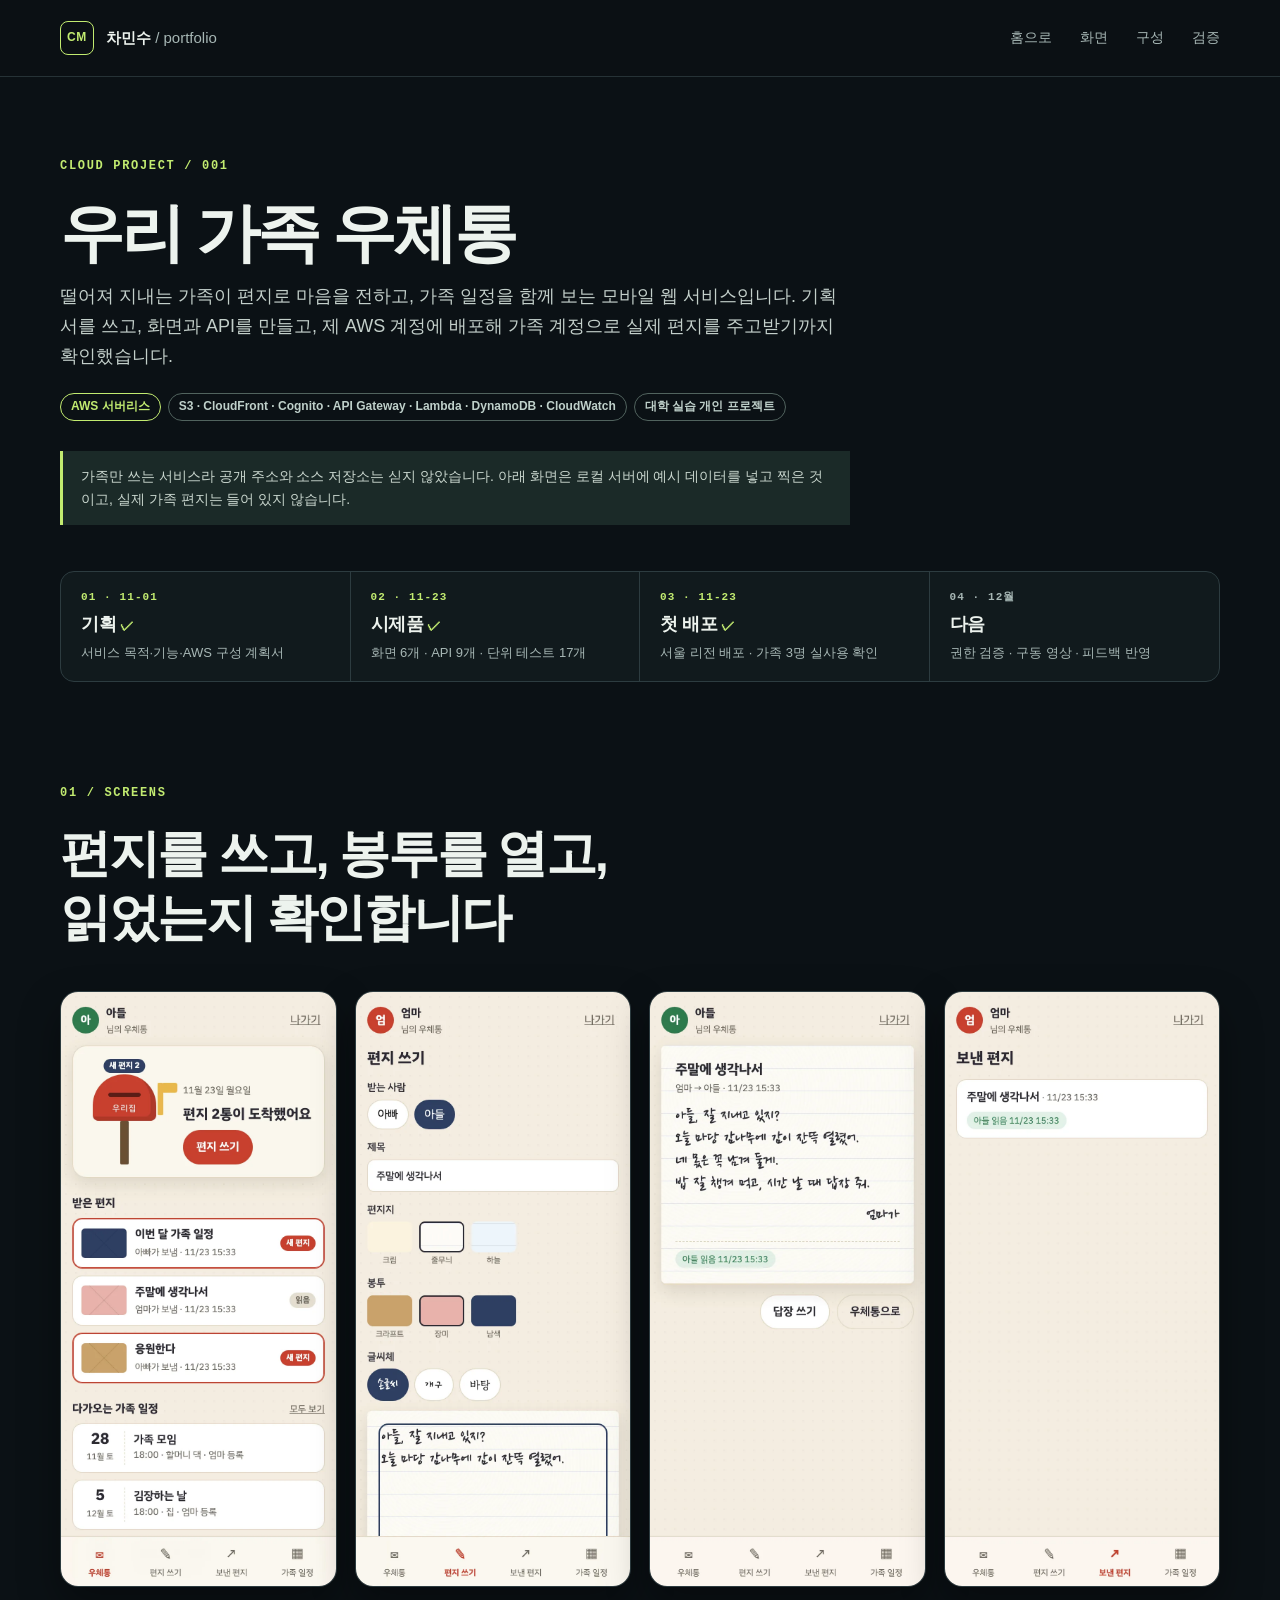
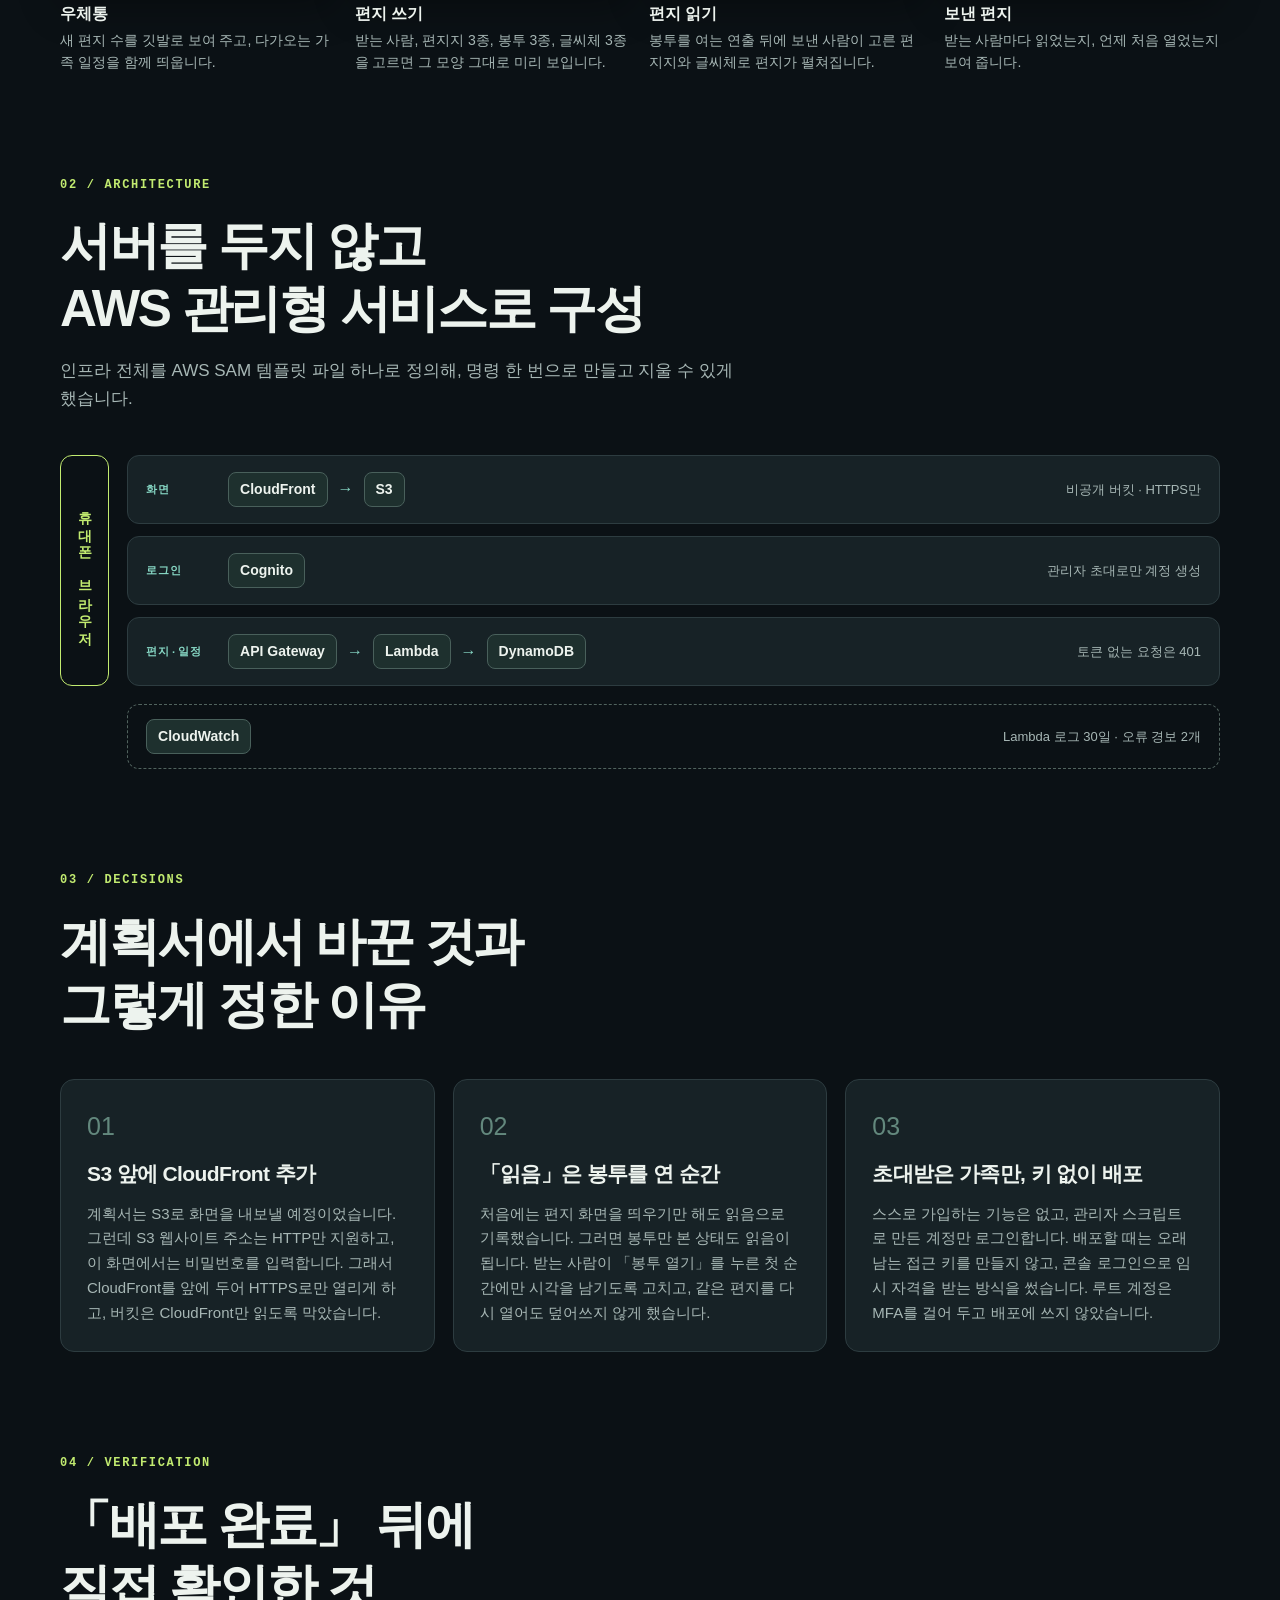
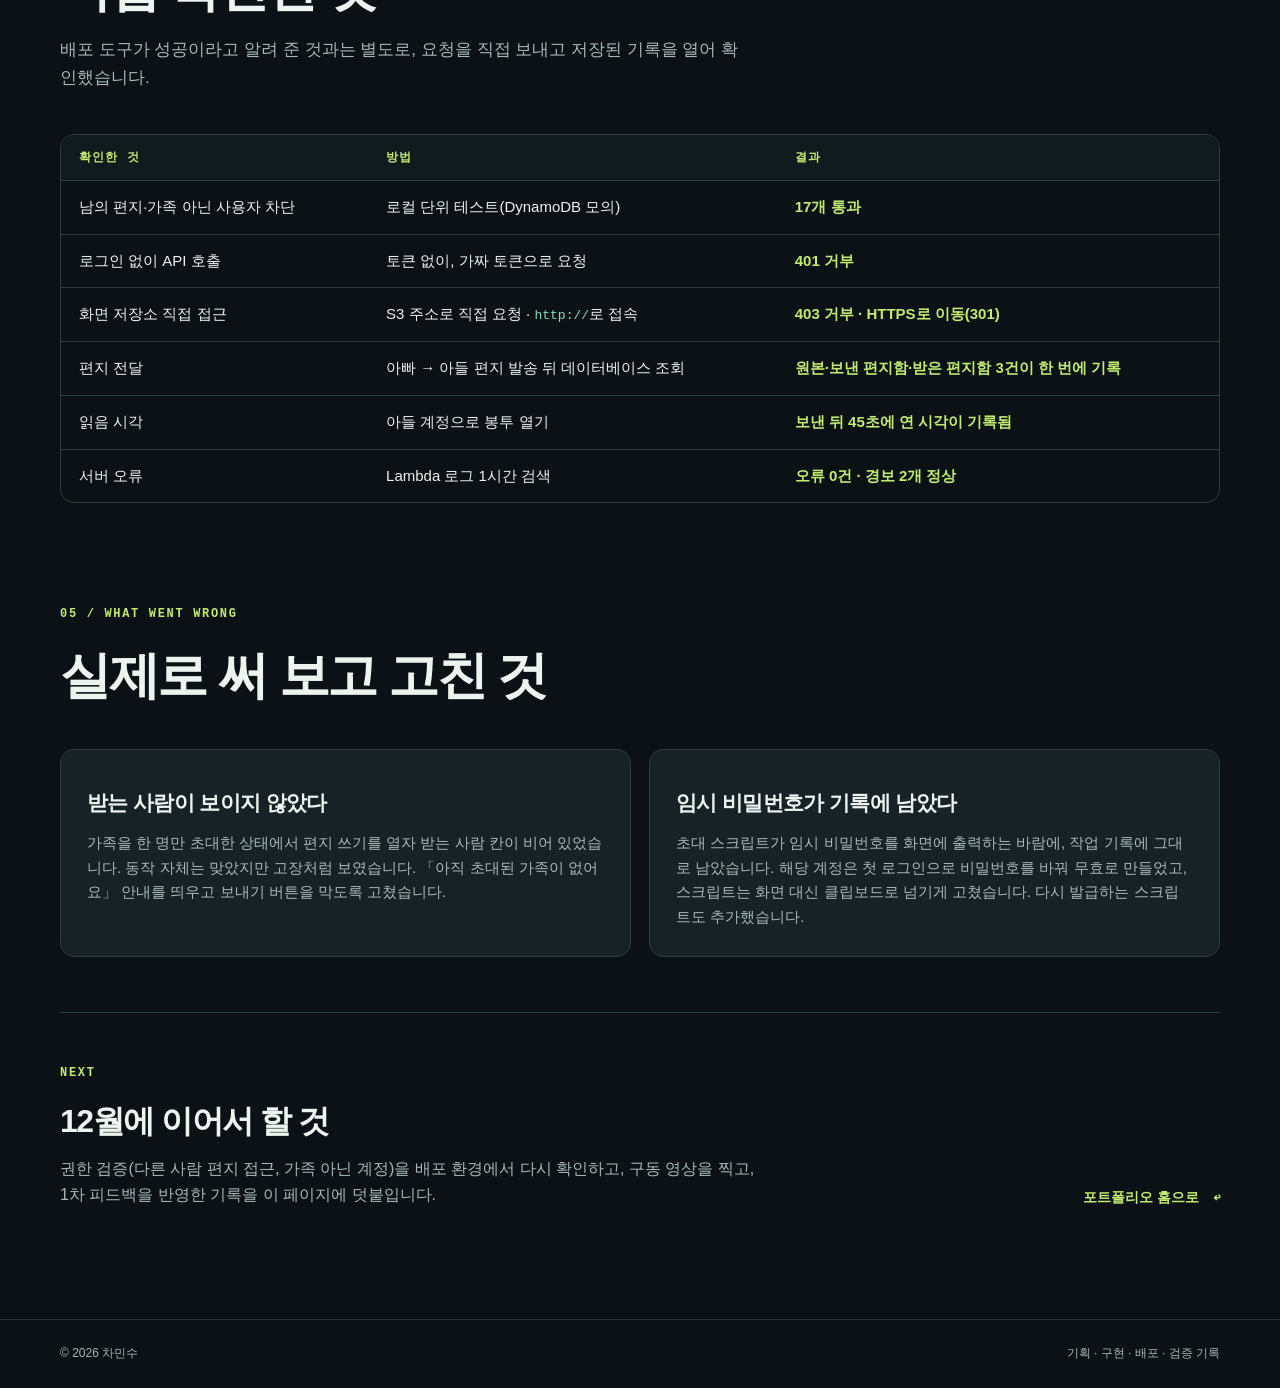
<file: mailbox.html>
<!doctype html>
<html lang="ko">
<head>
  <meta charset="utf-8">
  <meta name="viewport" content="width=device-width, initial-scale=1">
  <meta name="description" content="떨어져 지내는 가족이 편지와 일정을 나누는 서버리스 웹 서비스를 기획부터 AWS 배포·검증까지 진행한 기록.">
  <title>우리 가족 우체통 · 차민수</title>
  <link rel="stylesheet" href="styles.css">
</head>
<body>
  <a class="skip-link" href="#main">본문으로 이동</a>
  <header class="site-header"><div class="shell nav-row"><a class="brand" href="./"><span class="brand-mark">CM</span><span>차민수 <span class="brand-sub">/ portfolio</span></span></a><nav aria-label="주 메뉴"><a href="./">홈으로</a><a href="#screens">화면</a><a href="#architecture">구성</a><a href="#verify">검증</a></nav></div></header>
  <main id="main" class="demo-main shell">
    <div class="demo-intro">
      <span class="section-index">CLOUD PROJECT / 001</span>
      <h1>우리 가족 우체통</h1>
      <p>떨어져 지내는 가족이 편지로 마음을 전하고, 가족 일정을 함께 보는 모바일 웹 서비스입니다. 기획서를 쓰고, 화면과 API를 만들고, 제 AWS 계정에 배포해 가족 계정으로 실제 편지를 주고받기까지 확인했습니다.</p>
      <div class="tag-row case-tags"><span class="tag">AWS 서버리스</span><span class="tag tag-muted">S3 · CloudFront · Cognito · API Gateway · Lambda · DynamoDB · CloudWatch</span><span class="tag tag-muted">대학 실습 개인 프로젝트</span></div>
      <div class="demo-disclaimer">가족만 쓰는 서비스라 공개 주소와 소스 저장소는 싣지 않았습니다. 아래 화면은 로컬 서버에 예시 데이터를 넣고 찍은 것이고, 실제 가족 편지는 들어 있지 않습니다.</div>
    </div>

    <ol class="case-stages" aria-label="진행 단계">
      <li class="is-done"><span>01 · 11-01</span><strong>기획</strong><small>서비스 목적·기능·AWS 구성 계획서</small></li>
      <li class="is-done"><span>02 · 11-23</span><strong>시제품</strong><small>화면 6개 · API 9개 · 단위 테스트 17개</small></li>
      <li class="is-done"><span>03 · 11-23</span><strong>첫 배포</strong><small>서울 리전 배포 · 가족 3명 실사용 확인</small></li>
      <li><span>04 · 12월</span><strong>다음</strong><small>권한 검증 · 구동 영상 · 피드백 반영</small></li>
    </ol>

    <section class="case-section" id="screens" aria-labelledby="screens-title">
      <div class="section-heading"><span class="section-index">01 / SCREENS</span><h2 id="screens-title">편지를 쓰고, 봉투를 열고,<br>읽었는지 확인합니다</h2></div>
      <div class="case-gallery">
        <figure><img src="assets/mailbox/home.webp" width="390" height="844" loading="lazy" alt="우체통 홈. 새 편지 2통 깃발, 받은 편지 3통 목록, 다가오는 가족 일정 2건"><figcaption><strong>우체통</strong>새 편지 수를 깃발로 보여 주고, 다가오는 가족 일정을 함께 띄웁니다.</figcaption></figure>
        <figure><img src="assets/mailbox/write.webp" width="390" height="844" loading="lazy" alt="편지 쓰기. 받는 사람 아들 선택, 편지지·봉투·글씨체 선택, 필기체 미리보기"><figcaption><strong>편지 쓰기</strong>받는 사람, 편지지 3종, 봉투 3종, 글씨체 3종을 고르면 그 모양 그대로 미리 보입니다.</figcaption></figure>
        <figure><img src="assets/mailbox/letter.webp" width="390" height="844" loading="lazy" alt="편지 읽기. 모눈 편지지에 필기체로 쓴 편지와 아들 읽음 11/23 15:33 표시"><figcaption><strong>편지 읽기</strong>봉투를 여는 연출 뒤에 보낸 사람이 고른 편지지와 글씨체로 편지가 펼쳐집니다.</figcaption></figure>
        <figure><img src="assets/mailbox/sent.webp" width="390" height="844" loading="lazy" alt="보낸 편지. 받는 사람별 읽음 시각 아들 읽음 11/23 15:33"><figcaption><strong>보낸 편지</strong>받는 사람마다 읽었는지, 언제 처음 열었는지 보여 줍니다.</figcaption></figure>
      </div>
    </section>

    <section class="case-section" id="architecture" aria-labelledby="arch-title">
      <div class="section-heading"><span class="section-index">02 / ARCHITECTURE</span><h2 id="arch-title">서버를 두지 않고<br>AWS 관리형 서비스로 구성</h2><p class="section-description">인프라 전체를 AWS SAM 템플릿 파일 하나로 정의해, 명령 한 번으로 만들고 지울 수 있게 했습니다.</p></div>
      <div class="case-arch" role="img" aria-label="휴대폰 브라우저가 HTTPS로 CloudFront와 S3에서 화면을 받고, Cognito로 로그인한 뒤, API Gateway가 토큰을 검사해 Lambda를 부르고 Lambda가 DynamoDB에 저장한다. CloudWatch가 로그와 경보를 맡는다.">
        <div class="arch-client">휴대폰 브라우저</div>
        <div class="arch-lanes">
          <div class="arch-lane"><span class="arch-step">화면</span><b>CloudFront</b><i aria-hidden="true">→</i><b>S3</b><small>비공개 버킷 · HTTPS만</small></div>
          <div class="arch-lane"><span class="arch-step">로그인</span><b>Cognito</b><small>관리자 초대로만 계정 생성</small></div>
          <div class="arch-lane"><span class="arch-step">편지·일정</span><b>API Gateway</b><i aria-hidden="true">→</i><b>Lambda</b><i aria-hidden="true">→</i><b>DynamoDB</b><small>토큰 없는 요청은 401</small></div>
        </div>
        <div class="arch-watch"><b>CloudWatch</b><small>Lambda 로그 30일 · 오류 경보 2개</small></div>
      </div>
    </section>

    <section class="case-section" aria-labelledby="decide-title">
      <div class="section-heading"><span class="section-index">03 / DECISIONS</span><h2 id="decide-title">계획서에서 바꾼 것과<br>그렇게 정한 이유</h2></div>
      <div class="case-cards">
        <article><span class="finding-number">01</span><h3>S3 앞에 CloudFront 추가</h3><p>계획서는 S3로 화면을 내보낼 예정이었습니다. 그런데 S3 웹사이트 주소는 HTTP만 지원하고, 이 화면에서는 비밀번호를 입력합니다. 그래서 CloudFront를 앞에 두어 HTTPS로만 열리게 하고, 버킷은 CloudFront만 읽도록 막았습니다.</p></article>
        <article><span class="finding-number">02</span><h3>「읽음」은 봉투를 연 순간</h3><p>처음에는 편지 화면을 띄우기만 해도 읽음으로 기록했습니다. 그러면 봉투만 본 상태도 읽음이 됩니다. 받는 사람이 「봉투 열기」를 누른 첫 순간에만 시각을 남기도록 고치고, 같은 편지를 다시 열어도 덮어쓰지 않게 했습니다.</p></article>
        <article><span class="finding-number">03</span><h3>초대받은 가족만, 키 없이 배포</h3><p>스스로 가입하는 기능은 없고, 관리자 스크립트로 만든 계정만 로그인합니다. 배포할 때는 오래 남는 접근 키를 만들지 않고, 콘솔 로그인으로 임시 자격을 받는 방식을 썼습니다. 루트 계정은 MFA를 걸어 두고 배포에 쓰지 않았습니다.</p></article>
      </div>
    </section>

    <section class="case-section" id="verify" aria-labelledby="verify-title">
      <div class="section-heading"><span class="section-index">04 / VERIFICATION</span><h2 id="verify-title">「배포 완료」 뒤에<br>직접 확인한 것</h2><p class="section-description">배포 도구가 성공이라고 알려 준 것과는 별도로, 요청을 직접 보내고 저장된 기록을 열어 확인했습니다.</p></div>
      <div class="case-table-wrap"><table class="case-table">
        <thead><tr><th scope="col">확인한 것</th><th scope="col">방법</th><th scope="col">결과</th></tr></thead>
        <tbody>
          <tr><td>남의 편지·가족 아닌 사용자 차단</td><td>로컬 단위 테스트(DynamoDB 모의)</td><td>17개 통과</td></tr>
          <tr><td>로그인 없이 API 호출</td><td>토큰 없이, 가짜 토큰으로 요청</td><td>401 거부</td></tr>
          <tr><td>화면 저장소 직접 접근</td><td>S3 주소로 직접 요청 · <code>http://</code>로 접속</td><td>403 거부 · HTTPS로 이동(301)</td></tr>
          <tr><td>편지 전달</td><td>아빠 → 아들 편지 발송 뒤 데이터베이스 조회</td><td>원본·보낸 편지함·받은 편지함 3건이 한 번에 기록</td></tr>
          <tr><td>읽음 시각</td><td>아들 계정으로 봉투 열기</td><td>보낸 뒤 45초에 연 시각이 기록됨</td></tr>
          <tr><td>서버 오류</td><td>Lambda 로그 1시간 검색</td><td>오류 0건 · 경보 2개 정상</td></tr>
        </tbody>
      </table></div>
    </section>

    <section class="case-section" aria-labelledby="fix-title">
      <div class="section-heading"><span class="section-index">05 / WHAT WENT WRONG</span><h2 id="fix-title">실제로 써 보고 고친 것</h2></div>
      <div class="case-cards case-cards-two">
        <article><h3>받는 사람이 보이지 않았다</h3><p>가족을 한 명만 초대한 상태에서 편지 쓰기를 열자 받는 사람 칸이 비어 있었습니다. 동작 자체는 맞았지만 고장처럼 보였습니다. 「아직 초대된 가족이 없어요」 안내를 띄우고 보내기 버튼을 막도록 고쳤습니다.</p></article>
        <article><h3>임시 비밀번호가 기록에 남았다</h3><p>초대 스크립트가 임시 비밀번호를 화면에 출력하는 바람에, 작업 기록에 그대로 남았습니다. 해당 계정은 첫 로그인으로 비밀번호를 바꿔 무효로 만들었고, 스크립트는 화면 대신 클립보드로 넘기게 고쳤습니다. 다시 발급하는 스크립트도 추가했습니다.</p></article>
      </div>
    </section>

    <section class="demo-next"><div><span class="section-index">NEXT</span><h2>12월에 이어서 할 것</h2><p>권한 검증(다른 사람 편지 접근, 가족 아닌 계정)을 배포 환경에서 다시 확인하고, 구동 영상을 찍고, 1차 피드백을 반영한 기록을 이 페이지에 덧붙입니다.</p></div><a class="text-link" href="./">포트폴리오 홈으로 <span aria-hidden="true">↩</span></a></section>
  </main>
  <footer class="site-footer"><div class="shell footer-row"><span>© 2026 차민수</span><span>기획 · 구현 · 배포 · 검증 기록</span></div></footer>
</body>
</html>
</file>
<file: styles.css>
:root {
  color-scheme:dark;
  --bg:#0b1115;
  --panel:#121c20;
  --panel2:#17252a;
  --line:#2d3c40;
  --text:#edf3ee;
  --muted:#a7b7b5;
  --accent:#c2eb70;
  --teal:#87d8c5;
  --max:1160px
}
* {
  box-sizing:border-box
}
html {
  scroll-behavior:smooth
}
body {
  margin:0;
  background:var(--bg);
  color:var(--text);
  font-family:-apple-system,BlinkMacSystemFont,"Apple SD Gothic Neo","Malgun Gothic",sans-serif;
  line-height:1.65
}
a {
  color:inherit;
  text-decoration:none
}
a:focus-visible,button:focus-visible {
  outline:3px solid var(--accent);
  outline-offset:4px
}
.shell {
  width:min(var(--max),calc(100% - 48px));
  margin-inline:auto
}
.skip-link {
  position:absolute;
  left:16px;
  top:-60px;
  background:var(--accent);
  color:#101816;
  padding:8px 12px;
  z-index:10
}
.skip-link:focus {
  top:12px
}
.site-header {
  border-bottom:1px solid #263236;
  background:#0b1115ed
}
.nav-row {
  display:flex;
  align-items:center;
  justify-content:space-between;
  min-height:76px;
  gap:20px
}
.brand {
  display:inline-flex;
  align-items:center;
  gap:12px;
  font-size:15px;
  font-weight:700;
  white-space:nowrap
}
.brand-mark {
  display:grid;
  place-items:center;
  width:34px;
  height:34px;
  border:1px solid var(--accent);
  border-radius:8px;
  color:var(--accent);
  font-size:12px;
  letter-spacing:.05em
}
.brand-sub {
  font-weight:400;
  color:var(--muted)
}
nav {
  display:flex;
  gap:28px
}
nav a {
  font-size:14px;
  color:var(--muted)
}
nav a:hover,.text-link:hover {
  color:var(--accent)
}
.hero {
  display:grid;
  grid-template-columns:1.08fr .92fr;
  align-items:center;
  gap:70px;
  padding-block:112px 124px
}
.eyebrow,.section-index,.panel-label {
  font:700 12px/1.4 ui-monospace,SFMono-Regular,Consolas,monospace;
  letter-spacing:.14em;
  color:var(--accent)
}
.eyebrow {
  display:flex;
  align-items:center;
  gap:10px
}
.status-dot {
  height:7px;
  width:7px;
  background:var(--accent);
  border-radius:50%;
  box-shadow:0 0 15px var(--accent)
}
h1,h2,h3,p {
  margin-top:0
}
.hero h1 {
  margin:24px 0;
  font-size:clamp(42px,5.4vw,76px);
  line-height:1.17;
  letter-spacing:-.055em;
  font-weight:750
}
.hero h1 em {
  color:var(--accent);
  font-style:normal
}
.lead {
  max-width:590px;
  color:#c2cfca;
  font-size:18px;
  line-height:1.8
}
.hero-actions {
  display:flex;
  gap:14px;
  flex-wrap:wrap;
  margin-top:34px
}
.button {
  display:inline-flex;
  align-items:center;
  justify-content:center;
  gap:20px;
  min-height:48px;
  padding:11px 20px;
  border-radius:8px;
  font-size:14px;
  font-weight:700
}
.button-primary {
  background:var(--accent);
  color:#162113
}
.button-primary:hover {
  background:#d3fb88
}
.button-quiet {
  border:1px solid var(--line);
  color:var(--text)
}
.button-quiet:hover {
  border-color:var(--accent)
}
.hero-visual {
  background:linear-gradient(145deg,#182629,#111b1f);
  border:1px solid #3b5050;
  border-radius:18px;
  padding:24px 26px;
  box-shadow:0 35px 90px #0006
}
.visual-header,.visual-footer {
  display:flex;
  justify-content:space-between;
  gap:10px;
  font:700 11px ui-monospace,SFMono-Regular,Consolas,monospace;
  letter-spacing:.08em;
  color:var(--muted)
}
.visual-header {
  padding-bottom:22px;
  border-bottom:1px solid var(--line)
}
.visual-live {
  color:var(--teal)
}
.visual-node {
  display:grid;
  grid-template-columns:32px 1fr 24px;
  align-items:center;
  gap:14px;
  min-height:70px;
  padding:12px 14px;
  border:1px solid #344346;
  border-radius:10px;
  background:#1b292d
}
.visual-node strong,.visual-node small {
  display:block
}
.visual-node strong {
  font-size:15px
}
.visual-node small {
  margin-top:3px;
  color:var(--muted);
  font-size:12px
}
.node-number,.node-mark {
  font:700 12px ui-monospace,SFMono-Regular,Consolas,monospace;
  color:var(--teal)
}
.node-mark {
  text-align:right
}
.visual-node.highlighted {
  border-color:var(--accent);
  background:#253527
}
.highlighted .node-number,.highlighted .node-mark {
  color:var(--accent)
}
.visual-line {
  width:1px;
  height:16px;
  margin:auto;
  background:#698480
}
.visual-footer {
  margin-top:24px;
  padding-top:18px;
  border-top:1px solid var(--line);
  line-height:1.5
}
.principles {
  background:#111a1d;
  border-block:1px solid #273437;
  padding-block:95px 105px
}
.section-heading h2,.about-section h2,.demo-next h2 {
  font-size:clamp(32px,4vw,52px);
  line-height:1.24;
  letter-spacing:-.045em;
  margin:18px 0 0
}
.principle-grid {
  display:grid;
  grid-template-columns:repeat(3,1fr);
  gap:18px;
  margin-top:48px
}
.principle {
  min-height:232px;
  border:1px solid var(--line);
  border-radius:12px;
  background:#172226;
  padding:28px
}
.principle-no {
  font:700 12px ui-monospace,SFMono-Regular,Consolas,monospace;
  color:var(--accent)
}
.principle h3 {
  font-size:25px;
  letter-spacing:-.03em;
  margin:22px 0 8px
}
.principle p {
  color:var(--muted);
  font-size:15px;
  margin:0
}
.project-section {
  padding-block:105px 110px
}
.section-description {
  max-width:690px;
  color:var(--muted);
  margin:16px 0 0;
  font-size:17px
}
.project-card {
  display:grid;
  grid-template-columns:1.25fr .75fr;
  gap:30px;
  margin-top:45px;
  border:1px solid #49605b;
  border-radius:16px;
  background:linear-gradient(125deg,#1e302e,#142024 65%);
  padding:40px
}
.tag-row {
  display:flex;
  flex-wrap:wrap;
  gap:7px
}
.tag {
  border:1px solid var(--accent);
  border-radius:100px;
  color:var(--accent);
  font-size:12px;
  font-weight:700;
  padding:3px 10px
}
.tag-muted {
  color:#bfd0ca;
  border-color:#51635e
}
.project-main h3 {
  font-size:clamp(27px,3vw,41px);
  line-height:1.3;
  letter-spacing:-.04em;
  margin:28px 0 15px
}
.project-main p {
  max-width:630px;
  color:#c1d0ca;
  font-size:16px
}
.text-link {
  display:inline-flex;
  gap:14px;
  margin-top:14px;
  color:var(--accent);
  font-weight:700;
  font-size:14px
}
.project-steps {
  border-left:1px solid #577069;
  padding-left:30px
}
.project-steps div {
  padding:13px 0;
  border-bottom:1px solid #3a514d
}
.project-steps div:last-child {
  border:0
}
.project-steps span,.project-steps strong {
  display:block
}
.project-steps span {
  font:700 11px ui-monospace,SFMono-Regular,Consolas,monospace;
  color:var(--teal)
}
.project-steps strong {
  margin-top:3px;
  font-size:14px
}
.project-note {
  color:var(--muted);
  font-size:13px;
  margin:18px 0 0
}
.about-section {
  background:#111a1d;
  border-top:1px solid var(--line);
  padding-block:90px
}
.about-grid {
  display:grid;
  grid-template-columns:.8fr 1.2fr;
  gap:80px
}
.about-section h2 {
  margin-top:18px
}
.about-role {
  color:var(--accent);
  font-size:15px;
  margin-top:10px
}
.about-copy {
  font-size:17px;
  color:#c4d1cd
}
.about-copy p {
  max-width:660px
}
.site-footer {
  border-top:1px solid #263236;
  padding:24px 0
}
.footer-row {
  display:flex;
  justify-content:space-between;
  color:var(--muted);
  font-size:12px
}
.demo-main {
  padding-block:74px 110px
}
.demo-intro {
  max-width:790px
}
.demo-intro h1 {
  font-size:clamp(38px,5vw,66px);
  line-height:1.2;
  letter-spacing:-.05em;
  margin:18px 0 10px
}
.demo-intro>p {
  font-size:18px;
  color:#c3cfca
}
.demo-disclaimer {
  border-left:3px solid var(--accent);
  background:#1b2a28;
  color:#c9d6ce;
  padding:14px 18px;
  margin-top:30px;
  font-size:14px
}
.demo-layout {
  display:grid;
  grid-template-columns:250px 1fr;
  gap:22px;
  margin-top:48px
}
.demo-sidebar,.demo-content {
  background:#142024;
  border:1px solid var(--line);
  border-radius:14px
}
.demo-sidebar {
  padding:24px;
  align-self:start
}
.panel-label {
  display:block;
  margin-bottom:22px
}
.step-list {
  display:grid;
  gap:7px
}
.step-button {
  display:flex;
  align-items:center;
  gap:15px;
  width:100%;
  border:1px solid transparent;
  border-radius:8px;
  padding:12px 10px;
  background:transparent;
  color:#b6c5c0;
  font-family:inherit;
  font-size:14px;
  font-weight:600;
  text-align:left;
  cursor:pointer
}
.step-button span {
  color:var(--teal);
  font:700 12px ui-monospace,SFMono-Regular,Consolas,monospace
}
.step-button:hover {
  background:#21322e
}
.step-button.is-active {
  background:#243829;
  border-color:#6b9152;
  color:var(--text)
}
.step-button.is-active span {
  color:var(--accent)
}
.sidebar-foot {
  border-top:1px solid var(--line);
  padding-top:20px;
  margin-top:22px;
  color:var(--muted);
  font-size:12px;
  line-height:2
}
.sidebar-foot strong {
  color:var(--text)
}
.demo-content {
  min-height:490px;
  padding:42px
}
.step-panel h2 {
  font-size:32px;
  letter-spacing:-.04em;
  margin:0 0 28px
}
.step-panel h3 {
  font-size:16px;
  margin:0 0 10px
}
.step-panel blockquote {
  border-left:3px solid var(--accent);
  margin:0;
  padding:10px 0 10px 24px;
  font-size:clamp(19px,2.3vw,28px);
  line-height:1.6;
  letter-spacing:-.03em
}
.info-grid {
  display:grid;
  grid-template-columns:repeat(2,1fr);
  gap:12px;
  margin-top:34px
}
.info-grid>div {
  border:1px solid var(--line);
  padding:18px;
  border-radius:8px
}
.info-grid span,.info-grid strong {
  display:block
}
.info-grid span {
  font-size:12px;
  color:var(--teal)
}
.info-grid strong {
  font-size:15px;
  margin-top:5px
}
.hint {
  font-size:13px;
  color:var(--muted);
  margin:30px 0 0
}
.result-block {
  background:#1c2a2d;
  border:1px solid var(--line);
  border-radius:10px;
  padding:22px;
  margin-bottom:14px
}
.result-block ol,.result-block ul,.decision-list {
  padding-left:22px;
  margin:0;
  color:#c8d5ce
}
.result-block li,.decision-list li {
  margin:9px 0
}
.evidence-row {
  display:grid;
  grid-template-columns:135px 1fr;
  gap:20px;
  padding:21px 0;
  border-top:1px solid var(--line)
}
.evidence-row p {
  color:var(--muted);
  font-size:14px;
  margin:6px 0 0
}
.evidence-state {
  font-size:12px;
  font-weight:700;
  align-self:start
}
.supported {
  color:var(--accent)
}
.inferred {
  color:#e0cb85
}
.unknown {
  color:#d8a8a0
}
.decision-card {
  display:flex;
  gap:18px;
  padding:22px;
  border:1px solid #8f8062;
  background:#292b28;
  border-radius:10px;
  margin-bottom:28px
}
.decision-card p {
  color:#c7c7b9;
  font-size:14px;
  margin:5px 0 0
}
.decision-icon {
  display:grid;
  place-items:center;
  flex:none;
  width:32px;
  height:32px;
  border-radius:50%;
  background:#d0bd7e;
  color:#25241d;
  font-weight:800
}
.demo-next {
  display:flex;
  justify-content:space-between;
  align-items:end;
  gap:40px;
  border-top:1px solid var(--line);
  margin-top:55px;
  padding-top:45px
}
.demo-next h2 {
  font-size:32px
}
.demo-next p {
  max-width:700px;
  color:var(--muted);
  margin:14px 0 0
}
.demo-next .text-link {
  white-space:nowrap
}
@media(max-width:850px) {
  .hero {
    grid-template-columns:1fr;
    gap:42px;
    padding-block:75px
  }
  .project-card,.about-grid {
    grid-template-columns:1fr
  }
  .project-steps {
    border-left:0;
    border-top:1px solid #577069;
    padding-left:0;
    padding-top:12px
  }
  .principle-grid {
    grid-template-columns:1fr
  }
  .principle {
    min-height:0
  }
  .demo-layout {
    grid-template-columns:1fr
  }
  .demo-sidebar {
    padding:18px
  }
  .step-list {
    grid-template-columns:repeat(2,1fr)
  }
  .sidebar-foot {
    display:none
  }
  .demo-next {
    display:block
  }
}
@media(max-width:600px) {
  .shell {
    width:min(var(--max),calc(100% - 32px))
  }
  .nav-row {
    align-items:flex-start;
    padding-block:14px;
    min-height:0;
    flex-direction:column;
    gap:12px
  }
  nav {
    width:100%;
    justify-content:space-between;
    gap:10px
  }
  nav a {
    font-size:12px
  }
  .hero {
    padding-block:60px 74px
  }
  .lead {
    font-size:16px
  }
  .hero-visual {
    padding:18px
  }
  .principles,.project-section,.about-section {
    padding-block:70px
  }
  .project-card {
    padding:24px
  }
  .about-grid {
    gap:20px
  }
  .demo-main {
    padding-block:55px 75px
  }
  .demo-content {
    padding:24px;
    min-height:0
  }
  .step-list {
    grid-template-columns:1fr 1fr
  }
  .step-button {
    font-size:12px;
    gap:7px
  }
  .info-grid,.evidence-row {
    grid-template-columns:1fr
  }
  .evidence-row {
    gap:5px
  }
  .footer-row {
    display:block
  }
  .footer-row span {
    display:block
  }
}

/* Evidence-led portfolio */
.scope-note{margin:24px 0 0;color:#8ea29c;font-size:12px;line-height:1.5}
.proof-visual{padding:27px}
.proof-report,.proof-finding{border:1px solid #52605a;border-radius:12px;padding:23px 25px;background:#1c2a2b}
.proof-report{margin-top:26px}
.proof-report span,.proof-finding span,.proof-verdict span{display:block;color:var(--teal);font:700 11px ui-monospace,SFMono-Regular,Consolas,monospace;letter-spacing:.09em}
.proof-report strong,.proof-finding strong{display:block;font-size:clamp(20px,2vw,28px);line-height:1.35;margin:9px 0 4px;letter-spacing:-.03em}
.proof-report small,.proof-finding small{color:var(--muted);font-size:12px}
.proof-finding{border-color:#e3b170;background:#332a24}
.proof-finding span{color:#ecc58b}
.proof-connector{display:flex;justify-content:space-between;align-items:center;height:48px;padding:0 8px;color:#d7c59b;font-size:12px}
.proof-connector span:last-child{font-size:26px;line-height:1}
.proof-verdict{display:flex;align-items:center;justify-content:space-between;gap:18px;border-top:1px solid var(--line);margin-top:24px;padding-top:18px}
.proof-verdict strong{font-size:13px;color:var(--accent)}
.evidence-strip{padding-block:96px;background:#101b1d;border-block:1px solid var(--line)}
.finding-grid{display:grid;grid-template-columns:repeat(2,1fr);gap:20px;margin-top:42px}
.finding-card{position:relative;min-height:290px;border:1px solid #4b5e5a;border-radius:14px;background:linear-gradient(145deg,#1c2a2b,#142023);padding:28px;overflow:hidden}
.finding-card:before{content:"";position:absolute;width:180px;height:180px;border:1px solid #3d5650;border-radius:50%;right:-78px;top:-85px;box-shadow:0 0 0 24px #ffffff04,0 0 0 48px #ffffff04}
.finding-top{display:flex;justify-content:space-between;color:var(--teal);font:700 11px ui-monospace,SFMono-Regular,Consolas,monospace;letter-spacing:.08em}
.finding-number{font-size:25px;color:#63887d}
.finding-card h3{font-size:29px;letter-spacing:-.04em;margin:28px 0 8px}
.finding-card .quote{color:#f0cb94;font-size:21px;font-weight:700;margin:0 0 9px}
.finding-card p:not(.quote){max-width:530px;color:#bfcfc9;font-size:15px}
.finding-label{display:inline-block;border-top:1px solid #53625a;padding-top:10px;margin-top:6px;font-size:12px;color:var(--accent)}
.proof-method{display:grid;grid-template-columns:repeat(4,1fr);gap:0;margin-top:44px;border:1px solid var(--line);border-radius:12px;overflow:hidden}
.method-step{padding:26px 22px;background:#152124;border-right:1px solid var(--line)}
.method-step:last-child{border:0}
.method-step span{font:700 11px ui-monospace,SFMono-Regular,Consolas,monospace;color:var(--accent)}
.method-step strong{display:block;margin:20px 0 5px;font-size:17px}
.method-step p{margin:0;color:var(--muted);font-size:13px}
.proof-project{margin-top:36px}
.secondary-section{padding-block:95px;background:#172123;border-block:1px solid var(--line)}
.secondary-grid{display:grid;grid-template-columns:1fr 1fr;align-items:center;gap:70px}
.secondary-section h2{font-size:clamp(32px,4vw,48px);line-height:1.25;letter-spacing:-.04em;margin:18px 0}
.secondary-section p{max-width:520px;color:#c5d4cd;font-size:16px}
.bar-chart{padding:36px;border:1px solid #4c625b;border-radius:15px;background:#101b1d}
.bar-line{display:grid;grid-template-columns:92px 1fr 55px;align-items:center;gap:16px;margin:22px 0}
.bar-line>span{font:700 11px ui-monospace,SFMono-Regular,Consolas,monospace;color:var(--muted)}
.bar-line strong{text-align:right;color:var(--accent);font-size:16px}
.bar-track{height:25px;border-radius:5px;background:#293831;overflow:hidden}
.bar{display:block;height:100%;border-radius:5px;background:var(--accent)}
.bar.tiny{width:3.05%;min-width:4px;background:#a89b79}
.bar.full{width:100%}
.chart-caption{border-top:1px solid var(--line);padding-top:17px;margin-top:30px;color:var(--muted);font-size:12px;text-align:right}
.experiment-rail{display:grid;grid-template-columns:repeat(4,1fr);gap:0;margin-top:45px;border:1px solid var(--line);border-radius:11px;background:#172428;overflow:hidden}
.experiment-rail>div{position:relative;padding:20px;border-right:1px solid var(--line)}
.experiment-rail>div:last-child{border:0}
.experiment-rail span{display:block;color:var(--accent);font:700 11px ui-monospace,SFMono-Regular,Consolas,monospace}
.experiment-rail strong,.experiment-rail small{display:block}
.experiment-rail strong{margin:8px 0 3px;font-size:15px}
.experiment-rail small{color:var(--muted);font-size:12px}
.experiment-layout{margin-top:28px}
.experiment-content{min-height:520px}
.experiment-map{margin-top:12px}
.task-node{border:1px solid var(--accent);border-radius:10px;padding:18px 20px;background:#25362b;text-align:center}
.task-node span,.task-node strong{display:block}
.task-node span{font:700 11px ui-monospace,SFMono-Regular,Consolas,monospace;color:var(--accent)}
.task-node strong{margin-top:4px;font-size:17px}
.map-branches{display:grid;grid-template-columns:repeat(3,1fr);gap:12px;margin-top:28px;position:relative}
.map-branches:before{content:"";position:absolute;top:-15px;left:16%;right:16%;height:15px;border:1px solid #738b7b;border-bottom:0}
.branch{border:1px solid var(--line);border-radius:9px;background:#1d2a2b;padding:18px}
.branch>span{font:700 11px ui-monospace,SFMono-Regular,Consolas,monospace;color:var(--teal)}
.branch strong,.branch small{display:block}
.branch strong{margin:14px 0 4px;font-size:18px}
.branch small{min-height:50px;color:var(--muted);font-size:12px}
.branch-status{display:block;border-top:1px solid var(--line);padding-top:10px;margin-top:14px;font-size:12px}
.branch-status.mismatch{color:#efc18a}
.branch-status.blocked{color:#b8c7be}
.comparison{display:grid;grid-template-columns:1fr 40px 1fr;gap:10px;align-items:stretch}
.comparison-card{border:1px solid #557164;border-radius:10px;padding:22px;background:#21372b}
.comparison-card.reality{border-color:#ae7c5e;background:#382a25}
.comparison-card span,.comparison-card strong{display:block}
.comparison-card span{color:var(--accent);font:700 11px ui-monospace,SFMono-Regular,Consolas,monospace}
.comparison-card.reality span{color:#f0c28d}
.comparison-card strong{margin-top:12px;font-size:20px;line-height:1.45}
.comparison-arrow{display:grid;place-items:center;color:#efc18a;font-size:26px;font-weight:700}
.port-map{display:grid;grid-template-columns:1fr 34px 1fr;align-items:center;gap:10px;margin-top:35px}
.port-client,.port-server{border:1px solid var(--line);border-radius:9px;padding:18px;background:#1e2d2e;text-align:center;font-weight:700}
.port-arrow{text-align:center;color:var(--accent);font-size:26px}
.port-server span,.port-server strong,.port-server small{display:block}
.port-server span{font:700 11px ui-monospace,SFMono-Regular,Consolas,monospace;color:var(--teal)}
.port-server strong{margin-top:4px}
.port-server small{font-size:12px;color:var(--muted)}
.port-server.old{border-color:#e3b170}
.port-server.new{grid-column:3;border-style:dashed;opacity:.72}
.process-visual{display:flex;align-items:center;justify-content:space-between;gap:24px;border:1px solid #bd8b65;background:#302a26;border-radius:10px;padding:25px;margin-top:35px}
.process-visual strong,.process-visual small,.process-check span{display:block}
.process-dot{display:inline-block;width:12px;height:12px;border-radius:50%;margin-right:9px;background:#e7b775;box-shadow:0 0 0 5px #e7b77525}
.process-visual small{color:var(--muted);font-size:12px;margin-top:5px}
.process-check{border-left:1px solid #735d4c;padding-left:25px}
.process-check span{font-size:11px;color:#e7b775}
.gate-flow{display:grid;grid-template-columns:repeat(3,1fr);gap:12px;margin:25px 0}
.gate-flow>div{min-height:125px;padding:18px;border:1px solid var(--line);border-radius:9px;background:#1d2c2d}
.gate-flow span,.gate-flow strong,.gate-flow small{display:block}
.gate-flow span{font:700 11px ui-monospace,SFMono-Regular,Consolas,monospace;color:var(--teal)}
.gate-flow strong{margin:13px 0 4px}
.gate-flow small{font-size:12px;color:var(--muted)}
.gate-flow .gate-blocked{border-color:#c5986d;background:#322a26}
.gate-flow .gate-blocked span{color:#edbf8b}
@media(max-width:900px){.proof-method{grid-template-columns:repeat(2,1fr)}.method-step:nth-child(2){border-right:0}.method-step:nth-child(-n+2){border-bottom:1px solid var(--line)}.secondary-grid{grid-template-columns:1fr;gap:25px}.map-branches{grid-template-columns:1fr}.map-branches:before{display:none}.branch small{min-height:0}.experiment-rail{grid-template-columns:repeat(2,1fr)}.experiment-rail>div:nth-child(2){border-right:0}.experiment-rail>div:nth-child(-n+2){border-bottom:1px solid var(--line)}}
@media(max-width:600px){.finding-grid,.proof-method{grid-template-columns:1fr}.finding-card{min-height:0}.method-step,.method-step:nth-child(2){border-right:0;border-bottom:1px solid var(--line)}.method-step:last-child{border-bottom:0}.secondary-section,.evidence-strip{padding-block:70px}.bar-chart{padding:20px}.bar-line{grid-template-columns:80px 1fr 45px;gap:7px}.bar-line>span{font-size:10px}.experiment-rail{grid-template-columns:1fr 1fr}.experiment-rail>div{padding:12px}.experiment-rail strong{font-size:13px}.experiment-rail small{font-size:10px}.comparison{grid-template-columns:1fr}.comparison-arrow{min-height:25px}.port-map{grid-template-columns:1fr 26px 1fr}.port-client,.port-server{padding:10px;font-size:12px}.process-visual{display:block}.process-check{border-left:0;border-top:1px solid #735d4c;padding:14px 0 0;margin-top:14px}.gate-flow{grid-template-columns:1fr}}

/* Personal profile */
.personal-hero{grid-template-columns:1.1fr .9fr}
.personal-hero h1{font-size:clamp(40px,4.9vw,69px)}
.personal-hero .lead{max-width:650px}
.profile-visual{position:relative;min-height:525px;border:1px solid #52655e;border-radius:18px;background:radial-gradient(circle at 50% 34%,#24433a 0,#172628 38%,#111c1f 74%);padding:26px;overflow:hidden;box-shadow:0 35px 90px #0006}
.profile-visual:before,.profile-visual:after{content:"";position:absolute;width:300px;height:300px;border:1px solid #ffffff12;border-radius:50%;left:50%;top:27%;transform:translate(-50%,-50%);pointer-events:none}
.profile-visual:after{width:430px;height:430px;border-color:#ffffff08}
.profile-visual .visual-header,.profile-visual .profile-title,.profile-visual .profile-facts,.profile-visual .profile-bottom{position:relative;z-index:1}
.profile-monogram{position:relative;z-index:1;display:grid;place-items:center;width:168px;height:168px;margin:46px auto 22px;border:1px solid var(--accent);border-radius:50%;background:#c2eb7015;color:var(--accent);font:600 63px/1 ui-monospace,SFMono-Regular,Consolas,monospace;letter-spacing:-.09em}
.profile-monogram span{position:absolute;bottom:31px;font:600 12px/1.2 -apple-system,BlinkMacSystemFont,"Apple SD Gothic Neo",sans-serif;letter-spacing:0;color:#e5f7ca}
.profile-title{text-align:center}
.profile-title strong,.profile-title span{display:block}
.profile-title strong{font-size:24px;letter-spacing:-.04em}
.profile-title span{font-size:13px;color:var(--muted)}
.profile-facts{display:grid;grid-template-columns:repeat(3,1fr);margin-top:30px;border-top:1px solid #486057;border-bottom:1px solid #486057}
.profile-facts div{padding:15px 8px;text-align:center;border-right:1px solid #486057}
.profile-facts div:last-child{border:0}
.profile-facts strong,.profile-facts span{display:block}
.profile-facts strong{font-size:25px;color:var(--accent);line-height:1.2}
.profile-facts span{font-size:11px;color:#b8c9bf;margin-top:5px}
.profile-bottom{font-size:12px;color:#c7d5ca;line-height:1.7;margin-top:17px;text-align:center}
.identity-section{padding-block:94px 106px;background:#111a1d;border-block:1px solid var(--line)}
.identity-grid{display:grid;grid-template-columns:repeat(3,1fr);gap:18px;margin-top:45px}
.identity-card{display:flex;flex-direction:column;min-height:270px;padding:28px;border:1px solid #40544e;border-radius:12px;background:#182528}
.identity-icon{display:grid;place-items:center;width:34px;height:34px;border:1px solid var(--accent);border-radius:8px;color:var(--accent);font:700 12px ui-monospace,SFMono-Regular,Consolas,monospace}
.identity-card h3{font-size:25px;letter-spacing:-.04em;margin:24px 0 8px}
.identity-card p{font-size:15px;color:#c6d2cb;flex:1}
.identity-foot{border-top:1px solid #3a5048;padding-top:12px;font-size:11px;color:var(--teal)}
.identity-bridge{display:flex;align-items:center;gap:35px;flex-wrap:wrap;border-left:3px solid var(--accent);padding:17px 22px;margin-top:25px;background:#203127;font-size:14px}
.identity-bridge strong{white-space:nowrap;color:var(--accent)}
.identity-bridge span{color:#d0dfcf}
.identity-bridge i{font-style:normal;color:var(--accent);margin-inline:7px}
@media(max-width:850px){.personal-hero{grid-template-columns:1fr}.profile-visual{max-width:650px;width:100%;margin-inline:auto}.identity-grid{grid-template-columns:1fr}.identity-card{min-height:0}}
@media(max-width:600px){.personal-hero h1{font-size:clamp(37px,9.2vw,50px)}.profile-visual{min-height:0;padding:20px}.profile-monogram{margin:35px auto 18px}.identity-section{padding-block:70px}.identity-bridge{gap:8px}.identity-bridge span{line-height:1.9}}

/* 사례 페이지: 우리 가족 우체통 */
.case-tags{margin-top:22px}
.case-stages{list-style:none;margin:46px 0 0;padding:0;display:grid;grid-template-columns:repeat(4,1fr);border:1px solid var(--line);border-radius:14px;overflow:hidden;background:#111a1d}
.case-stages li{padding:18px 20px;border-right:1px solid var(--line);display:flex;flex-direction:column;gap:4px}
.case-stages li:last-child{border-right:0}
.case-stages span{font:700 11px/1.4 ui-monospace,SFMono-Regular,Consolas,monospace;letter-spacing:.1em;color:var(--muted)}
.case-stages strong{font-size:18px;letter-spacing:-.02em}
.case-stages small{color:var(--muted);font-size:13px;line-height:1.5}
.case-stages li.is-done span{color:var(--accent)}
.case-stages li.is-done strong:after{content:" ✓";color:var(--accent);font-size:14px}
.case-section{padding-top:96px}
.case-gallery{display:grid;grid-template-columns:repeat(4,1fr);gap:18px;margin-top:42px}
.case-gallery figure{margin:0}
.case-gallery img{display:block;width:100%;height:auto;border-radius:18px;border:1px solid var(--line);background:#f4ecdf;box-shadow:0 18px 40px rgba(0,0,0,.35);transition:transform .25s ease}
.case-gallery figure:hover img{transform:translateY(-4px)}
.case-gallery figcaption{margin-top:14px;color:var(--muted);font-size:14px;line-height:1.6}
.case-gallery figcaption strong{display:block;color:var(--text);font-size:16px;margin-bottom:2px}
.case-arch{margin-top:42px;display:grid;grid-template-columns:auto 1fr;gap:18px;align-items:stretch}
.arch-client{display:flex;align-items:center;justify-content:center;writing-mode:vertical-rl;text-orientation:upright;letter-spacing:.2em;border:1px solid var(--accent);color:var(--accent);border-radius:12px;padding:18px 12px;font-weight:700;font-size:14px}
.arch-lanes{display:grid;gap:12px}
.arch-lane{display:flex;flex-wrap:wrap;align-items:center;gap:10px;border:1px solid var(--line);border-radius:12px;background:#172226;padding:16px 18px}
.arch-lane b,.arch-watch b{border:1px solid #49605b;border-radius:8px;padding:5px 11px;background:#1e302e;font-size:14px}
.arch-lane i{font-style:normal;color:var(--teal)}
.arch-lane small,.arch-watch small{color:var(--muted);font-size:13px;margin-left:auto}
.arch-step{font:700 11px ui-monospace,SFMono-Regular,Consolas,monospace;letter-spacing:.1em;color:var(--teal);min-width:72px}
.arch-watch{grid-column:2;display:flex;flex-wrap:wrap;align-items:center;gap:10px;border:1px dashed #51635e;border-radius:12px;padding:14px 18px}
.case-cards{display:grid;grid-template-columns:repeat(3,1fr);gap:18px;margin-top:42px}
.case-cards-two{grid-template-columns:repeat(2,1fr)}
.case-cards article{border:1px solid var(--line);border-radius:14px;background:#172226;padding:26px}
.case-cards h3{font-size:21px;letter-spacing:-.03em;margin:10px 0 10px}
.case-cards p{color:var(--muted);font-size:15px;margin:0}
.case-table-wrap{margin-top:42px;overflow-x:auto;border:1px solid var(--line);border-radius:14px}
.case-table{width:100%;border-collapse:collapse;font-size:15px;min-width:560px}
.case-table th,.case-table td{text-align:left;padding:14px 18px;border-bottom:1px solid var(--line);vertical-align:top;word-break:keep-all}
.case-table th{font:700 12px ui-monospace,SFMono-Regular,Consolas,monospace;letter-spacing:.1em;color:var(--accent);background:#111a1d}
.case-table tr:last-child td{border-bottom:0}
.case-table td:last-child{color:var(--accent);font-weight:600}
.case-table code{font-size:13px;color:var(--teal)}
.project-card.case-link{grid-template-columns:1fr auto;align-items:center}
.case-link .case-thumbs{display:flex;gap:10px}
.case-link .case-thumbs img{width:96px;height:auto;border-radius:12px;border:1px solid var(--line)}
@media(max-width:900px){.case-gallery{grid-template-columns:repeat(2,1fr)}.case-cards{grid-template-columns:1fr}.case-stages{grid-template-columns:repeat(2,1fr)}.case-stages li:nth-child(2){border-right:0}.case-stages li:nth-child(-n+2){border-bottom:1px solid var(--line)}.project-card.case-link{grid-template-columns:1fr}}
@media(max-width:600px){.case-section{padding-top:70px}.case-gallery{gap:14px}.case-gallery figcaption{font-size:13px}.case-cards-two{grid-template-columns:1fr}.case-arch{grid-template-columns:1fr}.arch-client{writing-mode:horizontal-tb;padding:10px}.arch-watch{grid-column:1}.arch-lane small,.arch-watch small{margin-left:0;flex-basis:100%}.case-stages li{padding:14px}.case-link .case-thumbs img{width:72px}}
@media(prefers-reduced-motion:reduce){.case-gallery img{transition:none}.case-gallery figure:hover img{transform:none}}
@media(max-width:600px){.case-table{min-width:0}.case-table thead{position:absolute;width:1px;height:1px;overflow:hidden;clip:rect(0 0 0 0)}.case-table,.case-table tbody,.case-table tr,.case-table td{display:block}.case-table tr{padding:14px 16px;border-bottom:1px solid var(--line)}.case-table tr:last-child{border-bottom:0}.case-table td{border:0;padding:0}.case-table td:first-child{font-weight:700;margin-bottom:2px}.case-table td:nth-child(2){color:var(--muted);font-size:14px}.case-table td:last-child{margin-top:4px}}

/* 사례 페이지: Douzone-Forge */
.forge-stats strong{font-size:22px}
.release-flow{margin-top:42px;display:grid;grid-template-columns:1fr auto 1fr auto 1fr auto 1fr;align-items:stretch;gap:10px}
.release-flow>div{border:1px solid var(--line);border-radius:12px;background:#172226;padding:18px;display:flex;flex-direction:column;gap:4px}
.release-flow span{font:700 11px ui-monospace,SFMono-Regular,Consolas,monospace;color:var(--accent);letter-spacing:.1em}
.release-flow strong{font-size:17px}
.release-flow small{color:var(--muted);font-size:13px}
.release-flow i{font-style:normal;color:var(--teal);align-self:center}
.case-note{color:var(--muted);font-size:14px;margin:14px 0 0}
.forge-timeline{list-style:none;margin:42px 0 0;padding:0;border-left:2px solid var(--line)}
.forge-timeline li{position:relative;padding:0 0 28px 26px}
.forge-timeline li:before{content:"";position:absolute;left:-7px;top:6px;width:12px;height:12px;border-radius:50%;background:var(--bg);border:2px solid var(--accent)}
.forge-timeline time{font:700 12px ui-monospace,SFMono-Regular,Consolas,monospace;color:var(--accent);letter-spacing:.1em}
.forge-timeline strong{display:block;font-size:19px;margin:2px 0 4px}
.forge-timeline p{color:var(--muted);font-size:15px;margin:0;max-width:720px}
@media(max-width:900px){.release-flow{grid-template-columns:1fr}.release-flow i{transform:rotate(90deg);justify-self:center}}
.sync-cards{margin-top:18px}
</file>
